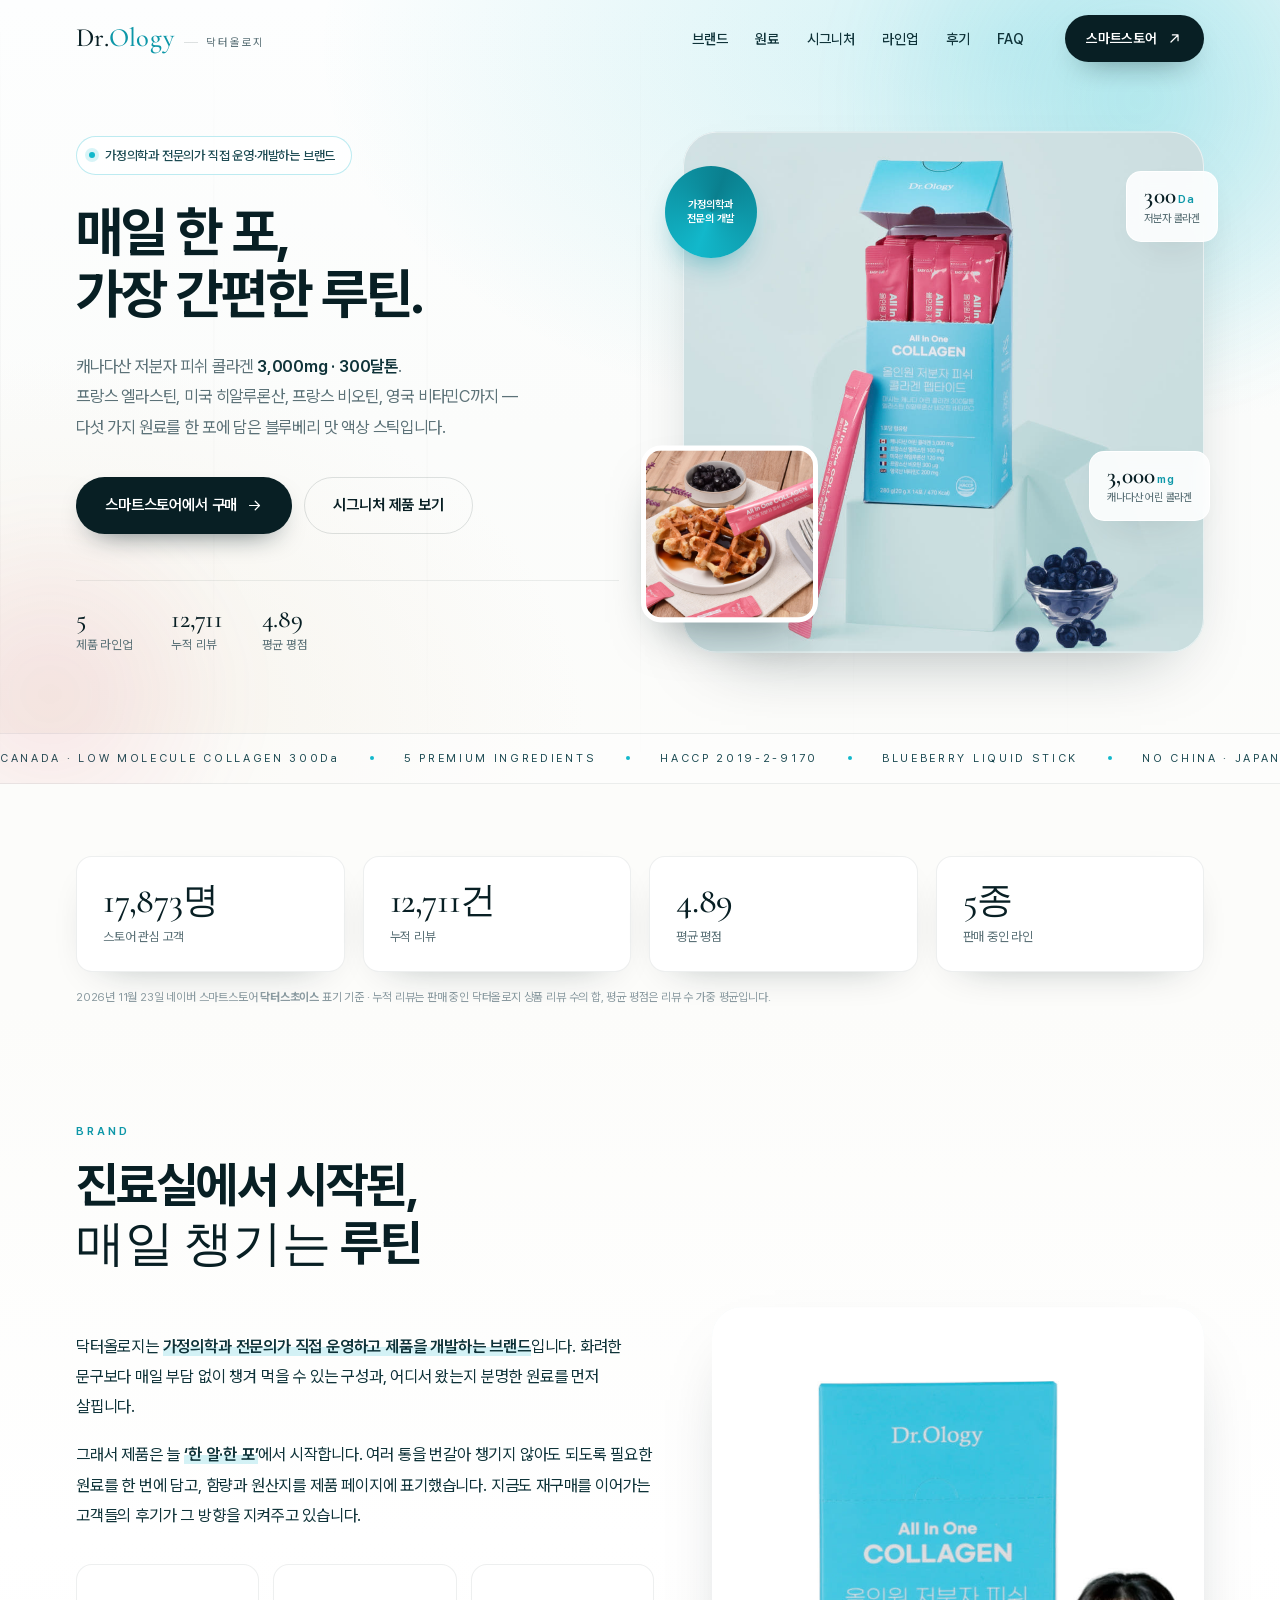
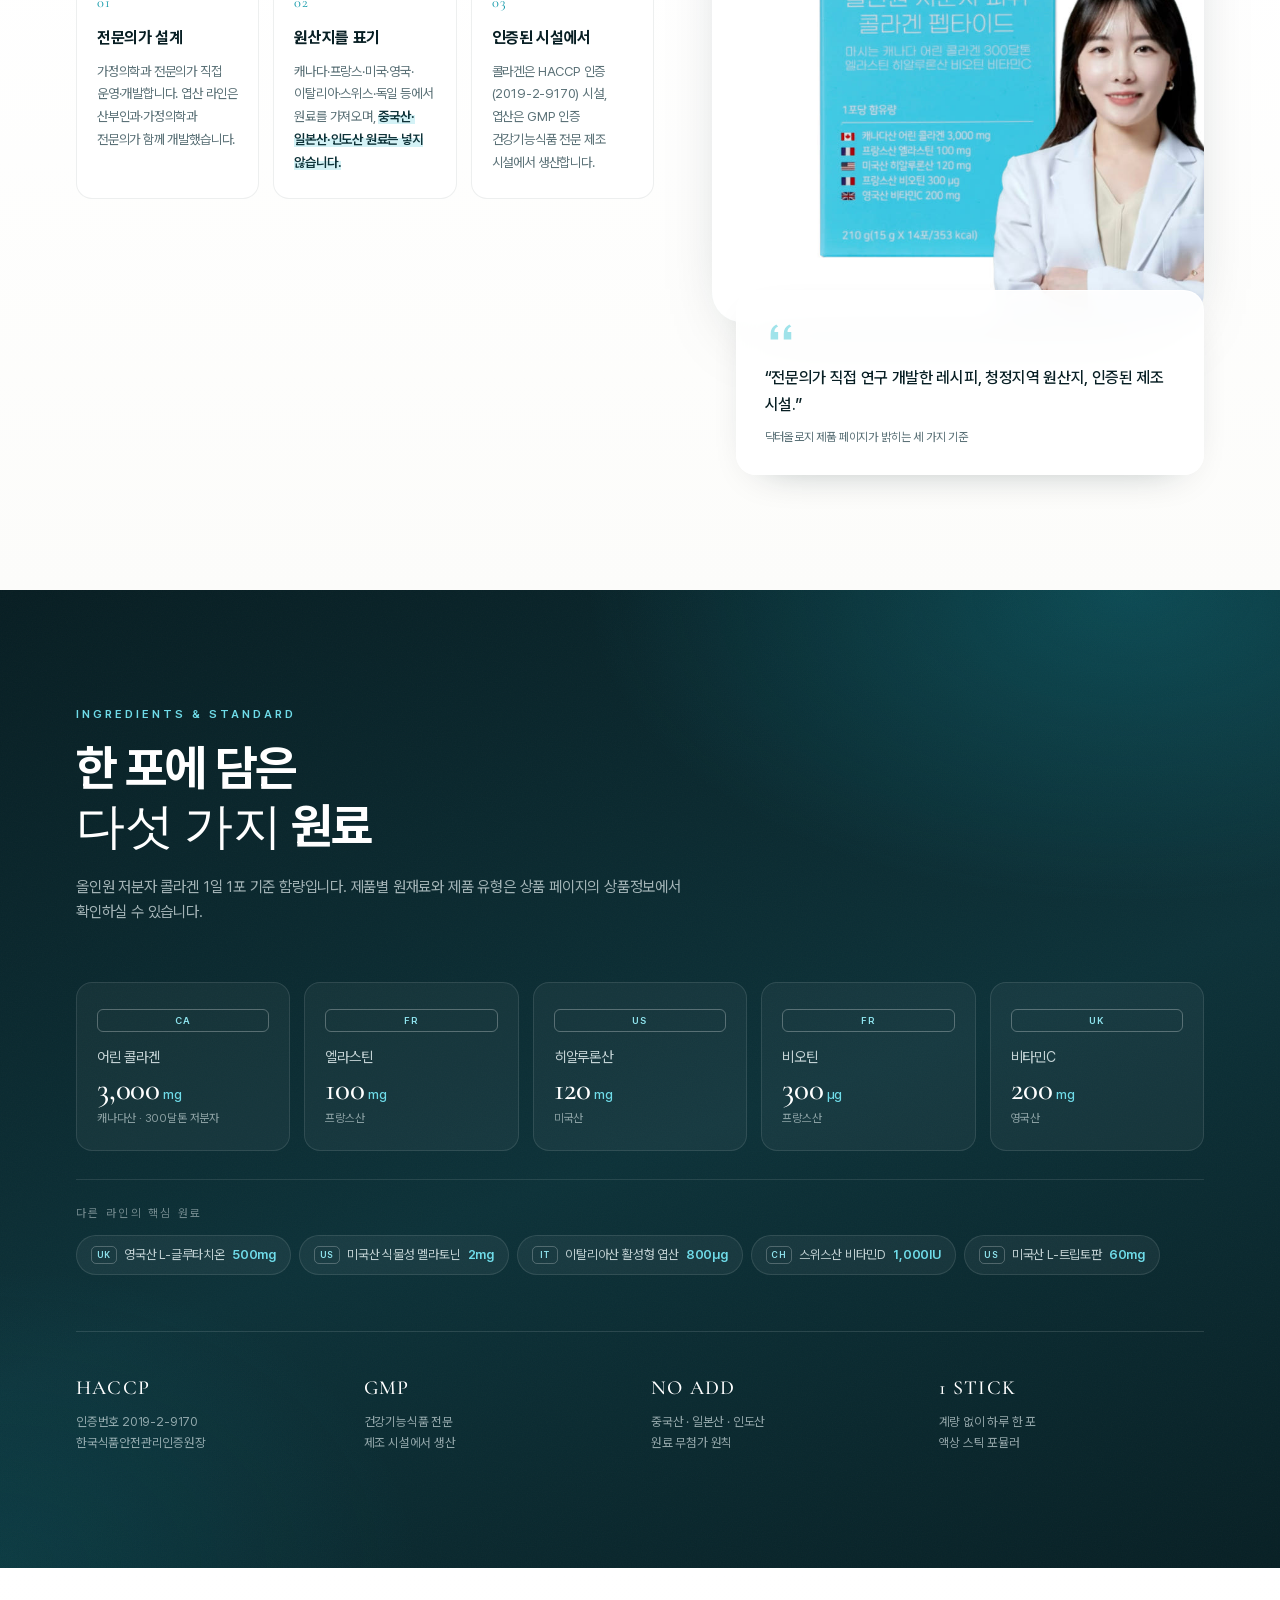
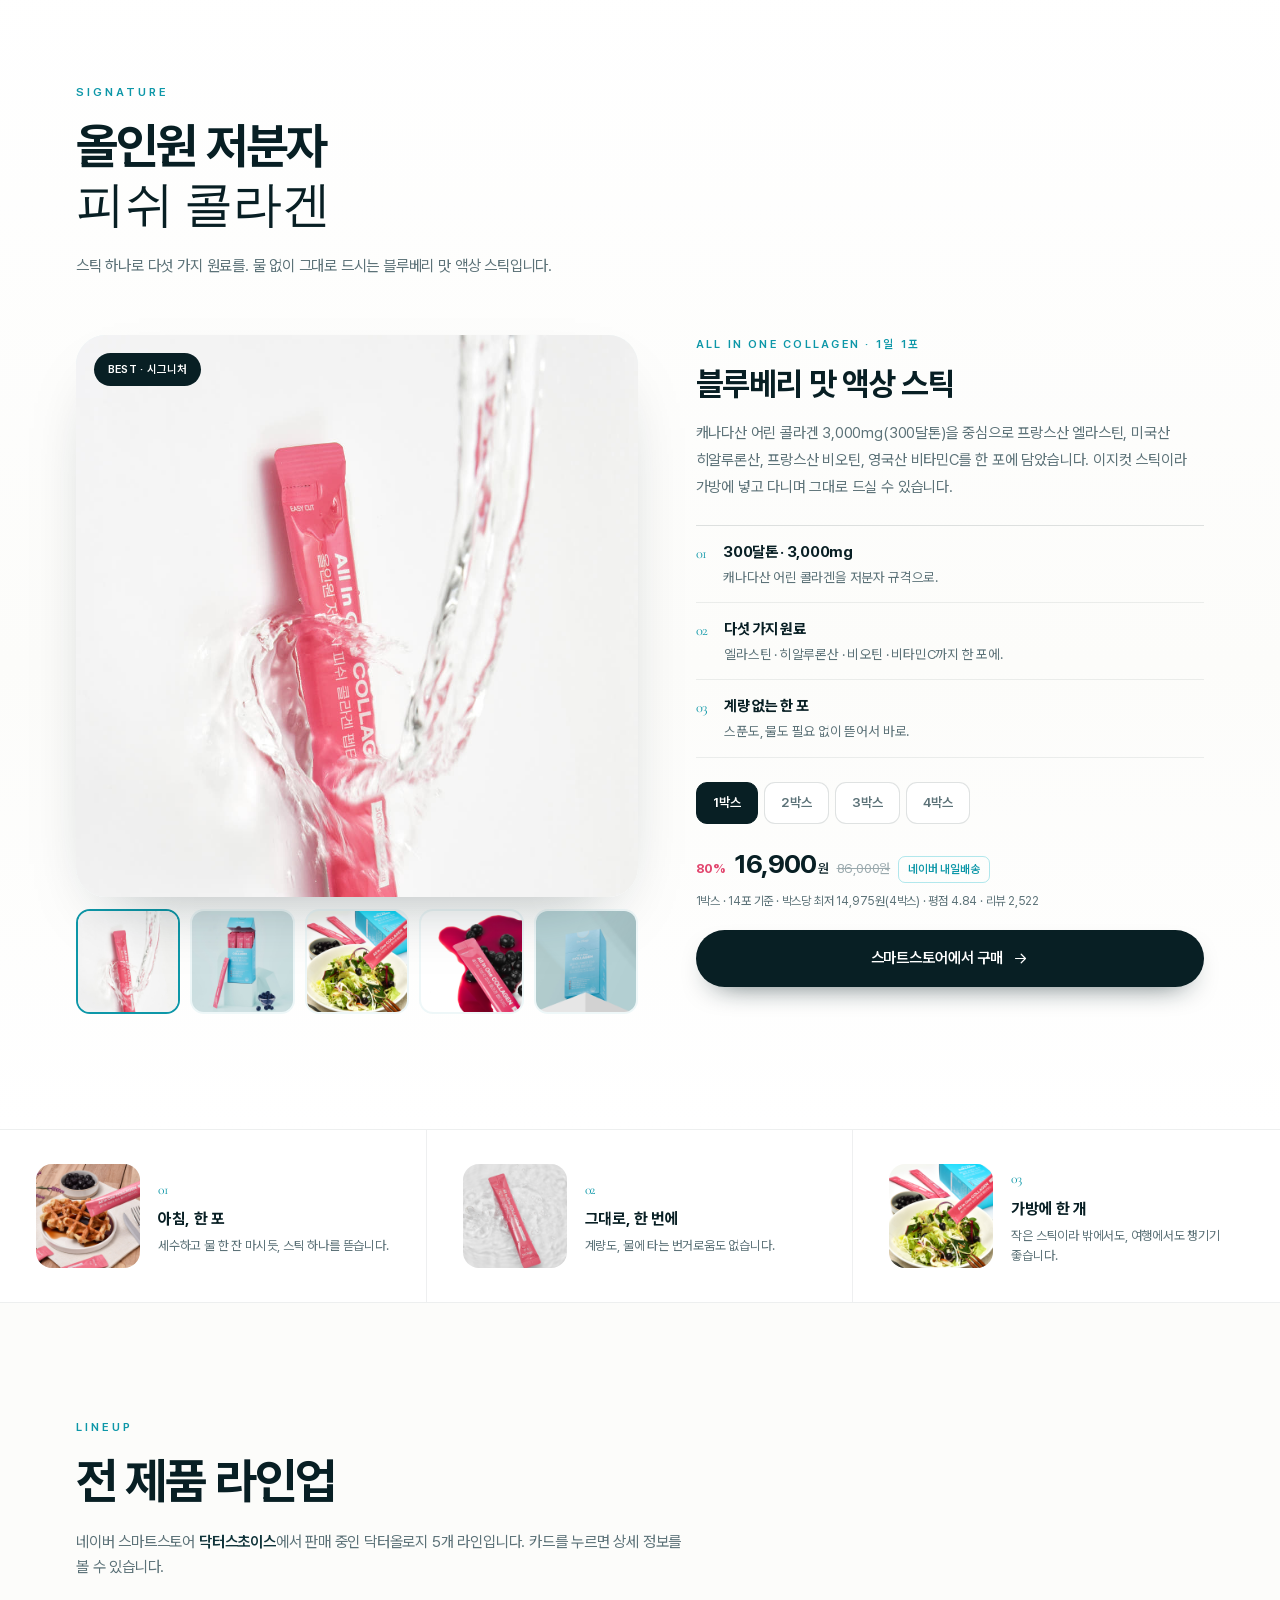
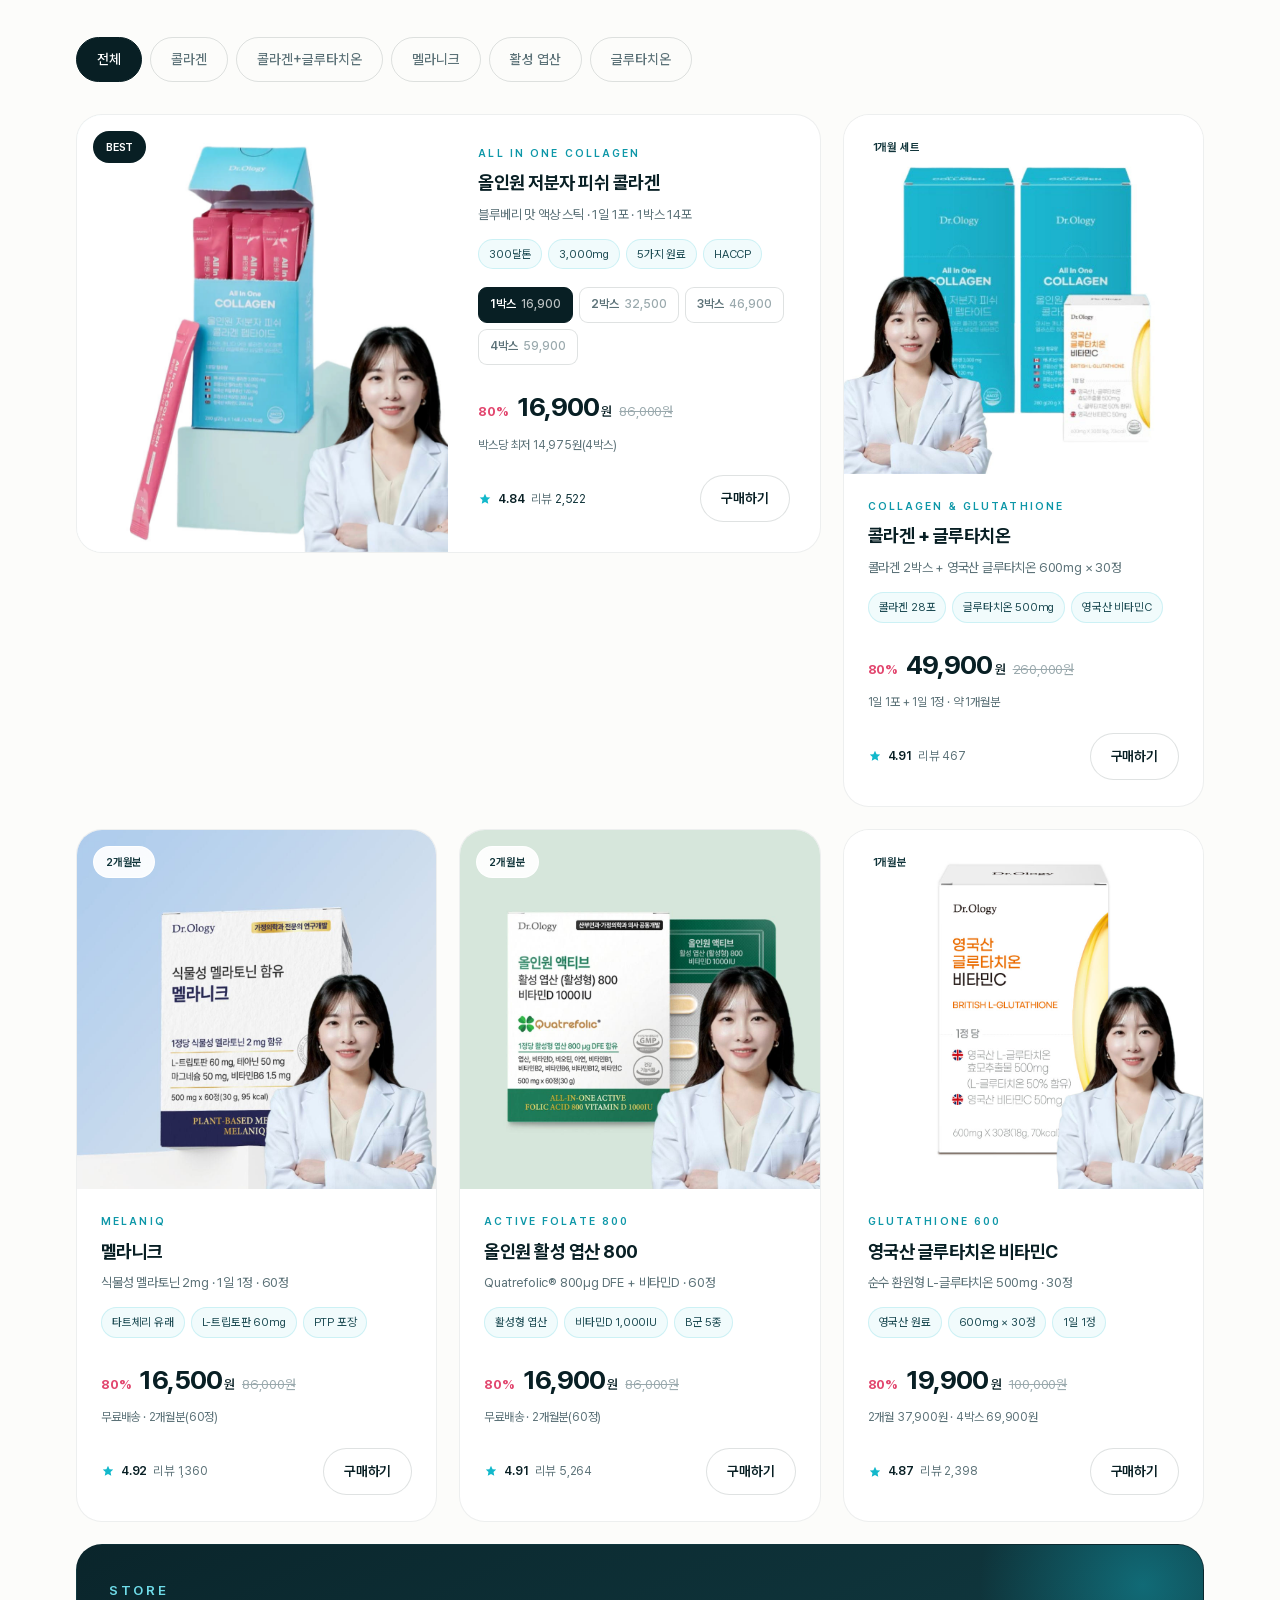
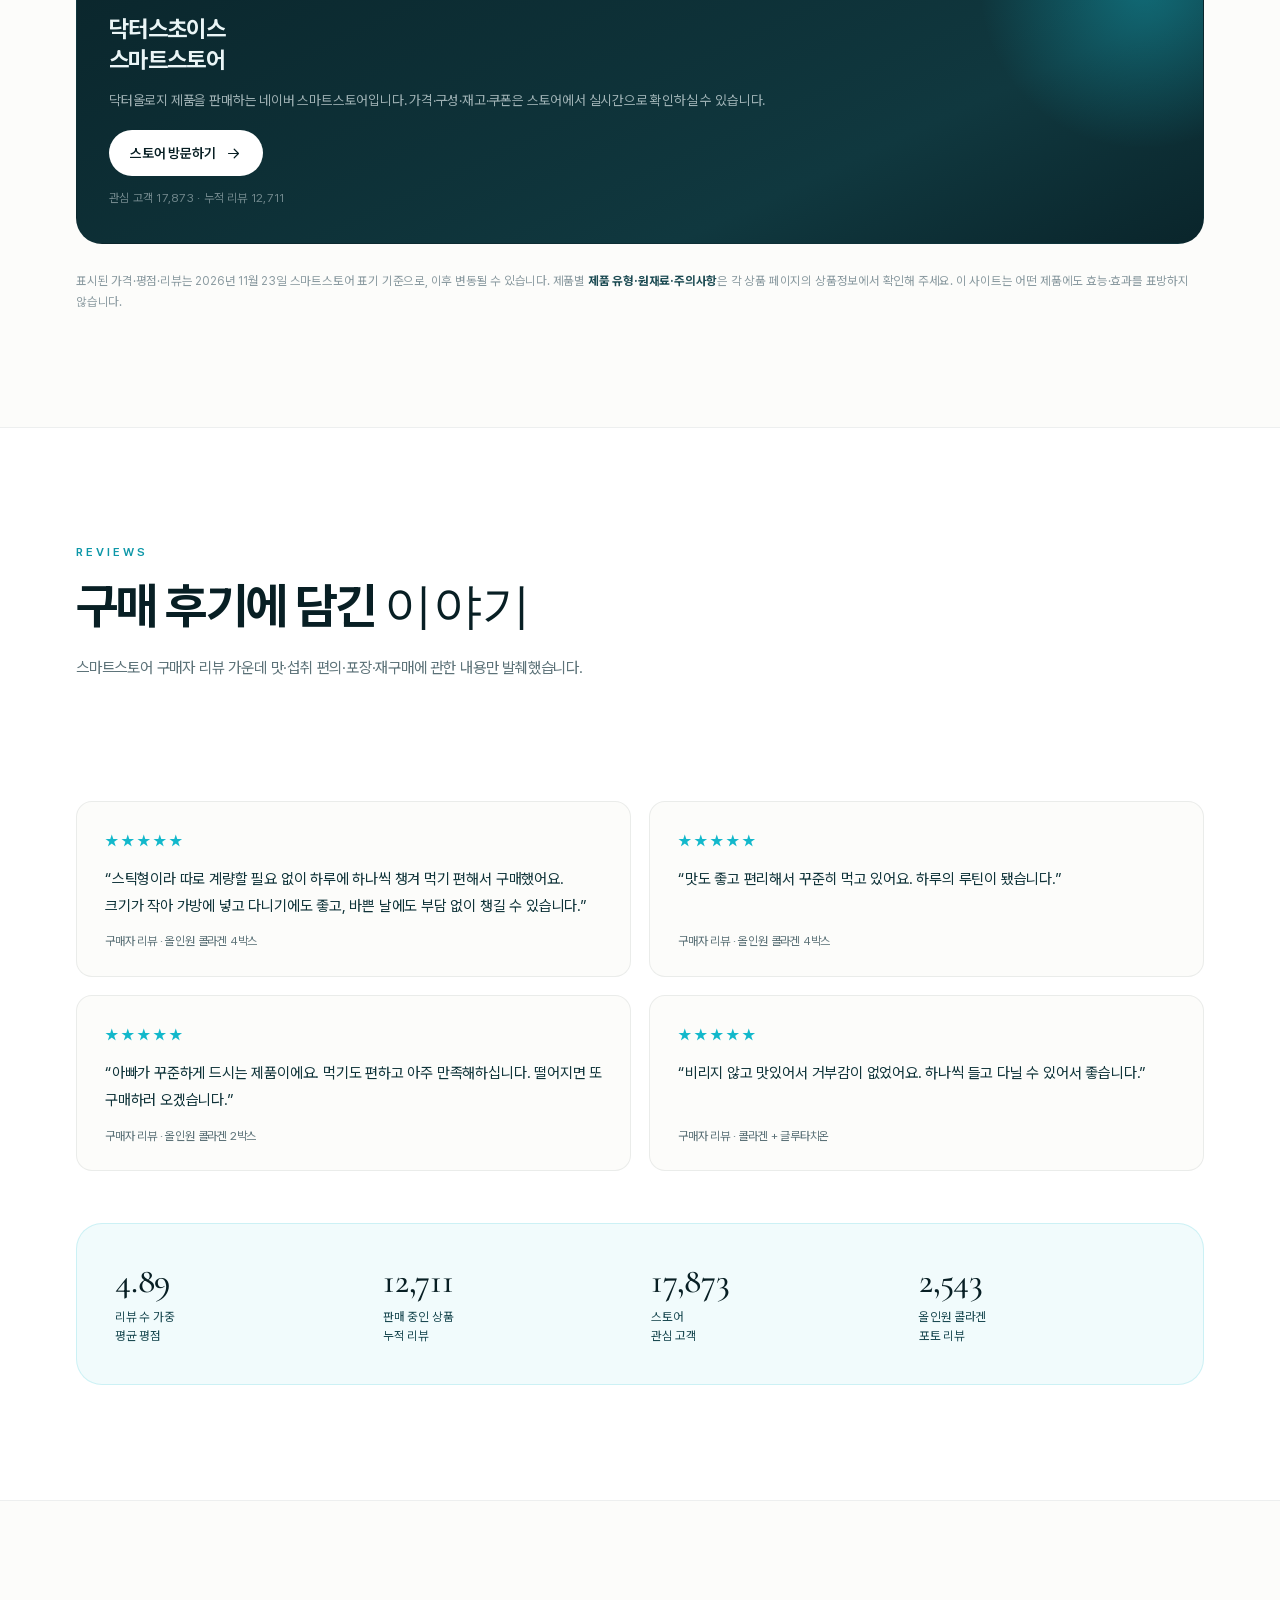
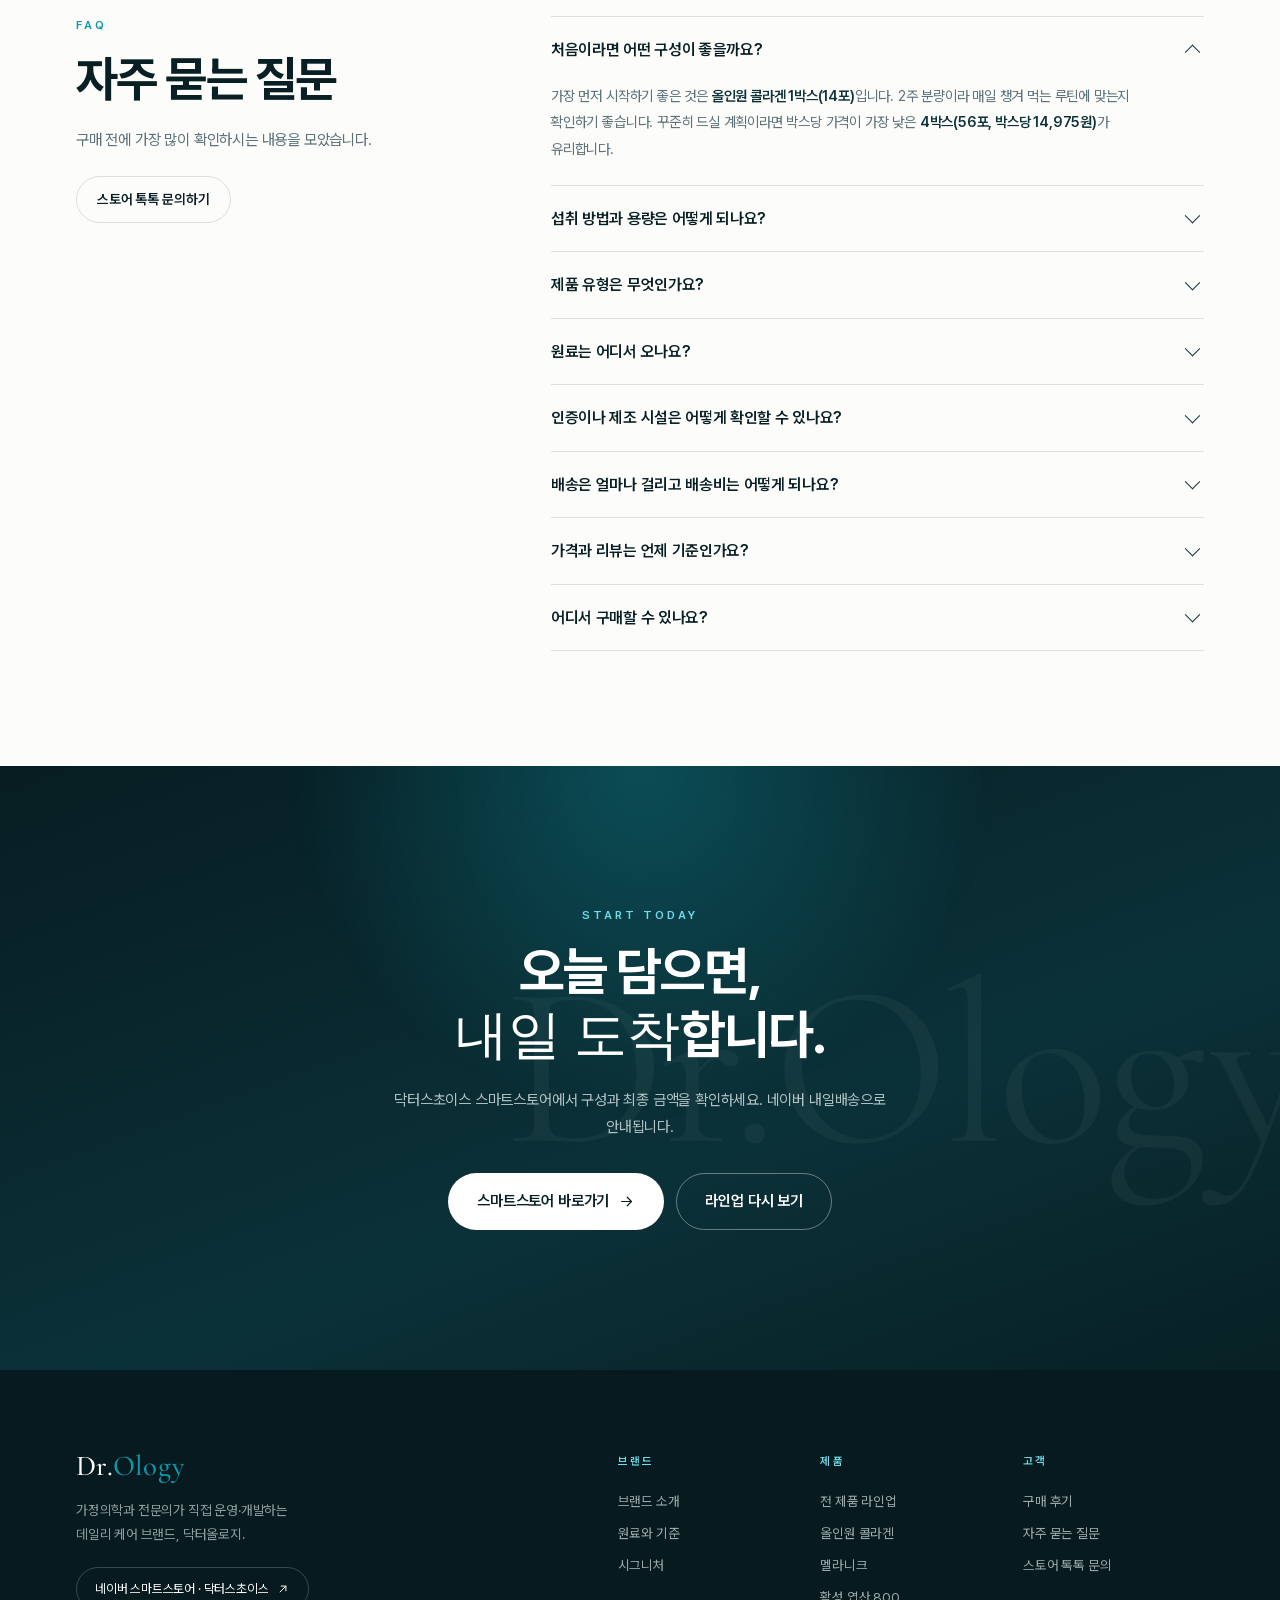
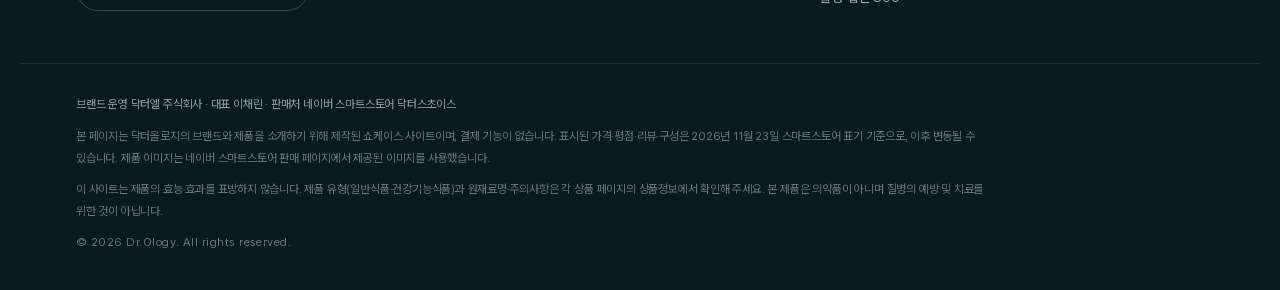
<file: index.html>
<!DOCTYPE html>
<html lang="ko">
<head>
<meta charset="utf-8">
<meta name="viewport" content="width=device-width, initial-scale=1">
<title>Dr.Ology 닥터올로지 — 매일 한 포, 가장 간편한 루틴</title>
<meta name="description" content="가정의학과 전문의가 직접 운영·개발하는 닥터올로지. 캐나다산 저분자 피쉬 콜라겐 3,000mg(300달톤)과 프랑스 엘라스틴·미국 히알루론산·영국 비타민C를 한 포에 담은 블루베리 맛 액상 스틱. 전 제품 라인업과 원료·구매 안내.">
<meta property="og:title" content="Dr.Ology 닥터올로지 — 매일 한 포, 가장 간편한 루틴">
<meta property="og:description" content="캐나다산 300달톤 저분자 콜라겐 3,000mg, 다섯 가지 원료를 한 포에. 닥터올로지 라인업을 만나보세요.">
<meta property="og:type" content="website">
<meta property="og:url" content="https://drology.github.io/">
<meta property="og:image" content="https://drology.github.io/assets/p-collagen-1.jpg">
<link rel="canonical" href="https://drology.github.io/">
<meta name="theme-color" content="#081f24">
<link rel="preload" as="image" href="assets/hero-open.png">
<link rel="stylesheet" href="fonts.css">
<link rel="stylesheet" href="styles.css">
<script>
  // Progressive enhancement: hide-then-reveal only when animation is available.
  if ('IntersectionObserver' in window && !window.matchMedia('(prefers-reduced-motion: reduce)').matches) {
    document.documentElement.classList.add('motion');
  }
</script>
</head>
<body>

<a class="skip-link" href="#main">본문으로 바로가기</a>
<div class="progress" id="progress" aria-hidden="true"><span></span></div>

<header class="site-header" id="siteHeader">
  <div class="header-inner">
    <a class="brand" href="#top" aria-label="닥터올로지 홈">
      <span class="brand-mark">Dr.<em>Ology</em></span>
      <span class="brand-sub">닥터올로지</span>
    </a>
    <nav class="nav" id="nav" aria-label="주요 메뉴">
      <a href="#philosophy">브랜드</a>
      <a href="#ingredients">원료</a>
      <a href="#signature">시그니처</a>
      <a href="#lineup">라인업</a>
      <a href="#reviews">후기</a>
      <a href="#faq">FAQ</a>
    </nav>
    <a class="btn btn-dark btn-sm header-cta" href="https://smartstore.naver.com/drchoice" target="_blank" rel="noopener">
      스마트스토어
      <svg viewBox="0 0 24 24" aria-hidden="true"><path d="M7 17 17 7M9 7h8v8"/></svg>
    </a>
    <button class="menu-toggle" id="menuToggle" aria-label="메뉴 열기" aria-expanded="false" aria-controls="nav">
      <span></span><span></span>
    </button>
  </div>
</header>

<main id="main">

  <!-- ============================= HERO ============================= -->
  <section class="hero" id="top">
    <div class="hero-bg" aria-hidden="true">
      <span class="blob blob-1"></span>
      <span class="blob blob-2"></span>
      <span class="grid-lines"></span>
    </div>

    <div class="container hero-grid">
      <div class="hero-copy">
        <p class="eyebrow reveal">
          <span class="dot"></span>
          가정의학과 전문의가 직접 운영·개발하는 브랜드
        </p>
        <h1 class="hero-title reveal" data-delay="1">
          매일 한 포,<br>
          <span class="nowrap">가장 간편한 루틴.</span>
        </h1>
        <p class="hero-lead reveal" data-delay="2">
          캐나다산 저분자 피쉬 콜라겐 <strong>3,000mg · 300달톤</strong>.<br>
          프랑스 엘라스틴, 미국 히알루론산, 프랑스 비오틴, 영국 비타민C까지 —<br class="pc">
          다섯 가지 원료를 한 포에 담은 블루베리 맛 액상 스틱입니다.
        </p>
        <div class="hero-actions reveal" data-delay="3">
          <a class="btn btn-dark" href="https://smartstore.naver.com/drchoice" target="_blank" rel="noopener">
            스마트스토어에서 구매
            <svg viewBox="0 0 24 24" aria-hidden="true"><path d="M5 12h14M13 6l6 6-6 6"/></svg>
          </a>
          <a class="btn btn-ghost" href="#signature">시그니처 제품 보기</a>
        </div>
        <ul class="hero-meta reveal" data-delay="4">
          <li><strong>5</strong><span>제품 라인업</span></li>
          <li><strong>12,711</strong><span>누적 리뷰</span></li>
          <li><strong>4.89</strong><span>평균 평점</span></li>
        </ul>
      </div>

      <div class="hero-visual reveal" data-delay="2">
        <figure class="hero-main parallax" data-speed="0.06">
          <img src="assets/hero-open.png" alt="닥터올로지 올인원 콜라겐 박스와 블루베리, 액상 스틱" width="1000" height="1000" fetchpriority="high">
        </figure>
        <figure class="hero-sub parallax" data-speed="-0.03">
          <img src="assets/life-waffle.png" alt="와플과 함께 놓인 닥터올로지 콜라겐 스틱" width="1000" height="1000">
        </figure>
        <div class="float-card fc-1">
          <span class="fc-num">300<em>Da</em></span>
          <span class="fc-label">저분자 콜라겐</span>
        </div>
        <div class="float-card fc-2">
          <span class="fc-num">3,000<em>mg</em></span>
          <span class="fc-label">캐나다산 어린 콜라겐</span>
        </div>
        <div class="hero-seal">
          <span>가정의학과<br>전문의 개발</span>
        </div>
      </div>
    </div>

    <div class="hero-strip" aria-hidden="true">
      <div class="strip-track">
        <span>CANADA · LOW MOLECULE COLLAGEN 300Da</span><i></i>
        <span>5 PREMIUM INGREDIENTS</span><i></i>
        <span>HACCP 2019-2-9170</span><i></i>
        <span>BLUEBERRY LIQUID STICK</span><i></i>
        <span>NO CHINA · JAPAN · INDIA RAW MATERIAL</span><i></i>
        <span>CANADA · LOW MOLECULE COLLAGEN 300Da</span><i></i>
        <span>5 PREMIUM INGREDIENTS</span><i></i>
        <span>HACCP 2019-2-9170</span><i></i>
        <span>BLUEBERRY LIQUID STICK</span><i></i>
        <span>NO CHINA · JAPAN · INDIA RAW MATERIAL</span><i></i>
      </div>
    </div>
  </section>

  <!-- ============================= STATS ============================= -->
  <section class="stats" aria-label="스토어 지표">
    <div class="container stats-grid">
      <div class="stat reveal">
        <span class="stat-num" data-count="17873" data-comma="1" data-suffix="명">17,873명</span>
        <span class="stat-label">스토어 관심 고객</span>
      </div>
      <div class="stat reveal" data-delay="1">
        <span class="stat-num" data-count="12711" data-comma="1" data-suffix="건">12,711건</span>
        <span class="stat-label">누적 리뷰</span>
      </div>
      <div class="stat reveal" data-delay="2">
        <span class="stat-num" data-count="4.89" data-decimal="2">4.89</span>
        <span class="stat-label">평균 평점</span>
      </div>
      <div class="stat reveal" data-delay="3">
        <span class="stat-num" data-count="5" data-suffix="종">5종</span>
        <span class="stat-label">판매 중인 라인</span>
      </div>
    </div>
    <p class="container stats-note">2026년 11월 23일 네이버 스마트스토어 <strong>닥터스초이스</strong> 표기 기준 · 누적 리뷰는 판매 중인 닥터올로지 상품 리뷰 수의 합, 평균 평점은 리뷰 수 가중 평균입니다.</p>
  </section>

  <!-- ============================= PHILOSOPHY ============================= -->
  <section class="section philosophy" id="philosophy">
    <div class="container">
      <div class="section-head reveal">
        <p class="section-label">BRAND</p>
        <h2 class="section-title">진료실에서 시작된,<br><span class="serif">매일 챙기는</span> 루틴</h2>
      </div>

      <div class="philosophy-grid">
        <div class="philosophy-lead reveal">
          <p>
            닥터올로지는 <strong>가정의학과 전문의가 직접 운영하고 제품을 개발하는 브랜드</strong>입니다.
            화려한 문구보다 매일 부담 없이 챙겨 먹을 수 있는 구성과,
            어디서 왔는지 분명한 원료를 먼저 살핍니다.
          </p>
          <p>
            그래서 제품은 늘 <strong>‘한 알·한 포’</strong>에서 시작합니다. 여러 통을 번갈아 챙기지 않아도 되도록
            필요한 원료를 한 번에 담고, 함량과 원산지를 제품 페이지에 표기했습니다.
            지금도 재구매를 이어가는 고객들의 후기가 그 방향을 지켜주고 있습니다.
          </p>
          <div class="pillar-grid">
            <article class="pillar reveal">
              <span class="pillar-num">01</span>
              <h3>전문의가 설계</h3>
              <p>가정의학과 전문의가 직접 운영·개발합니다. 엽산 라인은 산부인과·가정의학과 전문의가 함께 개발했습니다.</p>
            </article>
            <article class="pillar reveal" data-delay="1">
              <span class="pillar-num">02</span>
              <h3>원산지를 표기</h3>
              <p>캐나다·프랑스·미국·영국·이탈리아·스위스·독일 등에서 원료를 가져오며, <strong>중국산·일본산·인도산 원료는 넣지 않습니다.</strong></p>
            </article>
            <article class="pillar reveal" data-delay="2">
              <span class="pillar-num">03</span>
              <h3>인증된 시설에서</h3>
              <p>콜라겐은 HACCP 인증(2019-2-9170) 시설, 엽산은 GMP 인증 건강기능식품 전문 제조 시설에서 생산합니다.</p>
            </article>
          </div>
        </div>

        <div class="philosophy-visual reveal" data-delay="1">
          <figure class="philo-photo parallax" data-speed="0.04">
            <img src="assets/model-box.png" alt="닥터올로지 올인원 콜라겐 210g 제품을 든 모습" width="1000" height="1000" loading="lazy">
          </figure>
          <blockquote class="philo-quote">
            <svg class="quote-mark" viewBox="0 0 48 48" aria-hidden="true"><path d="M18 12c-6 3-9 8-9 15v9h12V24h-6c0-4 1.6-7 6-9l-3-3zm21 0c-6 3-9 8-9 15v9h12V24h-6c0-4 1.6-7 6-9l-3-3z"/></svg>
            <p>“전문의가 직접 연구 개발한 레시피, 청정지역 원산지, 인증된 제조 시설.”</p>
            <cite>닥터올로지 제품 페이지가 밝히는 세 가지 기준</cite>
          </blockquote>
        </div>
      </div>
    </div>
  </section>

  <!-- ============================= INGREDIENTS ============================= -->
  <section class="section ingredients" id="ingredients">
    <div class="container">
      <div class="section-head light reveal">
        <p class="section-label">INGREDIENTS &amp; STANDARD</p>
        <h2 class="section-title">한 포에 담은<br><span class="serif">다섯 가지</span> 원료</h2>
        <p class="section-desc">올인원 저분자 콜라겐 1일 1포 기준 함량입니다. 제품별 원재료와 제품 유형은 상품 페이지의 상품정보에서 확인하실 수 있습니다.</p>
      </div>

      <ul class="ingredient-grid">
        <li class="ingredient reveal">
          <span class="flag">CA</span>
          <span class="ing-name">어린 콜라겐</span>
          <span class="ing-amount">3,000<em>mg</em></span>
          <span class="ing-origin">캐나다산 · 300달톤 저분자</span>
        </li>
        <li class="ingredient reveal" data-delay="1">
          <span class="flag">FR</span>
          <span class="ing-name">엘라스틴</span>
          <span class="ing-amount">100<em>mg</em></span>
          <span class="ing-origin">프랑스산</span>
        </li>
        <li class="ingredient reveal" data-delay="2">
          <span class="flag">US</span>
          <span class="ing-name">히알루론산</span>
          <span class="ing-amount">120<em>mg</em></span>
          <span class="ing-origin">미국산</span>
        </li>
        <li class="ingredient reveal" data-delay="3">
          <span class="flag">FR</span>
          <span class="ing-name">비오틴</span>
          <span class="ing-amount">300<em>µg</em></span>
          <span class="ing-origin">프랑스산</span>
        </li>
        <li class="ingredient reveal" data-delay="4">
          <span class="flag">UK</span>
          <span class="ing-name">비타민C</span>
          <span class="ing-amount">200<em>mg</em></span>
          <span class="ing-origin">영국산</span>
        </li>
      </ul>

      <div class="ing-more reveal">
        <p class="ing-more-label">다른 라인의 핵심 원료</p>
        <ul>
          <li><span class="flag-xs">UK</span> 영국산 L-글루타치온 <em>500mg</em></li>
          <li><span class="flag-xs">US</span> 미국산 식물성 멜라토닌 <em>2mg</em></li>
          <li><span class="flag-xs">IT</span> 이탈리아산 활성형 엽산 <em>800µg</em></li>
          <li><span class="flag-xs">CH</span> 스위스산 비타민D <em>1,000IU</em></li>
          <li><span class="flag-xs">US</span> 미국산 L-트립토판 <em>60mg</em></li>
        </ul>
      </div>

      <div class="standard-row">
        <div class="standard reveal">
          <strong>HACCP</strong>
          <span>인증번호 2019-2-9170<br>한국식품안전관리인증원장</span>
        </div>
        <div class="standard reveal" data-delay="1">
          <strong>GMP</strong>
          <span>건강기능식품 전문<br>제조 시설에서 생산</span>
        </div>
        <div class="standard reveal" data-delay="2">
          <strong>NO ADD</strong>
          <span>중국산 · 일본산 · 인도산<br>원료 무첨가 원칙</span>
        </div>
        <div class="standard reveal" data-delay="3">
          <strong>1 STICK</strong>
          <span>계량 없이 하루 한 포<br>액상 스틱 포뮬러</span>
        </div>
      </div>
    </div>
  </section>

  <!-- ============================= SIGNATURE ============================= -->
  <section class="section signature" id="signature">
    <div class="container">
      <div class="section-head reveal">
        <p class="section-label">SIGNATURE</p>
        <h2 class="section-title">올인원 저분자<br><span class="serif">피쉬 콜라겐</span></h2>
        <p class="section-desc">스틱 하나로 다섯 가지 원료를. 물 없이 그대로 드시는 블루베리 맛 액상 스틱입니다.</p>
      </div>

      <div class="sig-grid">
        <div class="sig-gallery reveal">
          <div class="sig-stage">
            <img id="sigImage" src="assets/hero-splash.png" alt="닥터올로지 콜라겐 액상 스틱" width="1000" height="1000">
            <span class="sig-tag">BEST · 시그니처</span>
          </div>
          <div class="sig-thumbs" role="tablist" aria-label="제품 이미지">
            <button class="is-active" role="tab" aria-selected="true" data-img="assets/hero-splash.png" data-alt="물과 함께 연출한 콜라겐 액상 스틱"><img src="assets/hero-splash.png" alt=""></button>
            <button role="tab" aria-selected="false" data-img="assets/hero-open.png" data-alt="콜라겐 박스와 블루베리"><img src="assets/hero-open.png" alt=""></button>
            <button role="tab" aria-selected="false" data-img="assets/life-salad.png" data-alt="샐러드와 함께 놓인 콜라겐 스틱"><img src="assets/life-salad.png" alt=""></button>
            <button role="tab" aria-selected="false" data-img="assets/blueberry.png" data-alt="블루베리와 콜라겐 스틱"><img src="assets/blueberry.png" alt=""></button>
            <button role="tab" aria-selected="false" data-img="assets/box-pedestal.png" data-alt="콜라겐 박스 패키지"><img src="assets/box-pedestal.png" alt=""></button>
          </div>
        </div>

        <div class="sig-copy reveal" data-delay="1">
          <p class="sig-kicker">All In One Collagen · 1일 1포</p>
          <h3 class="sig-name">블루베리 맛 액상 스틱</h3>
          <p class="sig-desc">
            캐나다산 어린 콜라겐 3,000mg(300달톤)을 중심으로 프랑스산 엘라스틴,
            미국산 히알루론산, 프랑스산 비오틴, 영국산 비타민C를 한 포에 담았습니다.
            이지컷 스틱이라 가방에 넣고 다니며 그대로 드실 수 있습니다.
          </p>

          <ul class="sig-features">
            <li><span>01</span><div><strong>300달톤 · 3,000mg</strong><p>캐나다산 어린 콜라겐을 저분자 규격으로.</p></div></li>
            <li><span>02</span><div><strong>다섯 가지 원료</strong><p>엘라스틴 · 히알루론산 · 비오틴 · 비타민C까지 한 포에.</p></div></li>
            <li><span>03</span><div><strong>계량 없는 한 포</strong><p>스푼도, 물도 필요 없이 뜯어서 바로.</p></div></li>
          </ul>

          <div class="sig-buy">
            <div class="pack-picker" role="group" aria-label="구성 선택">
              <button type="button" class="pack is-active" data-pack="1" data-price="16,900" data-orig="86,000" data-rate="80" data-unit="1박스 · 14포" data-review="2,522" data-stars="4.84" data-url="https://smartstore.naver.com/drchoice/products/9163172944">1박스</button>
              <button type="button" class="pack" data-pack="2" data-price="32,500" data-orig="54,800" data-rate="40" data-unit="2박스 · 28포" data-review="140" data-stars="4.83" data-url="https://smartstore.naver.com/drchoice/products/10535105718">2박스</button>
              <button type="button" class="pack" data-pack="3" data-price="46,900" data-orig="59,900" data-rate="21" data-unit="3박스 · 42포" data-review="70" data-stars="4.93" data-url="https://smartstore.naver.com/drchoice/products/10535116430">3박스</button>
              <button type="button" class="pack" data-pack="4" data-price="59,900" data-orig="99,000" data-rate="39" data-unit="4박스 · 56포" data-review="490" data-stars="4.76" data-url="https://smartstore.naver.com/drchoice/products/10535126953">4박스</button>
            </div>
            <div class="sig-price-row">
              <span class="rate" data-rate-label>80%</span>
              <span class="price">16,900<em>원</em></span>
              <span class="price-orig">86,000원</span>
              <span class="free-ship">네이버 내일배송</span>
            </div>
            <p class="unit-note"><span data-unit-label>1박스 · 14포</span> 기준 · 박스당 최저 14,975원(4박스) · 평점 <span data-stars-label>4.84</span> · 리뷰 <span data-review-label>2,522</span></p>
            <a class="btn btn-dark btn-block" data-store-link href="https://smartstore.naver.com/drchoice/products/9163172944" target="_blank" rel="noopener">
              스마트스토어에서 구매
              <svg viewBox="0 0 24 24" aria-hidden="true"><path d="M5 12h14M13 6l6 6-6 6"/></svg>
            </a>
          </div>
        </div>
      </div>
    </div>
  </section>

  <!-- ============================= ROUTINE BAND ============================= -->
  <section class="routine" aria-label="섭취 안내">
    <div class="routine-item reveal">
      <figure><img src="assets/life-waffle.png" alt="아침 식사와 함께 놓인 콜라겐 스틱" width="1000" height="1000" loading="lazy"></figure>
      <div>
        <span class="routine-num">01</span>
        <h3>아침, 한 포</h3>
        <p>세수하고 물 한 잔 마시듯, 스틱 하나를 뜯습니다.</p>
      </div>
    </div>
    <div class="routine-item reveal" data-delay="1">
      <figure><img src="assets/stick-water.png" alt="물병 옆에 놓인 콜라겐 스틱" width="1000" height="1000" loading="lazy"></figure>
      <div>
        <span class="routine-num">02</span>
        <h3>그대로, 한 번에</h3>
        <p>계량도, 물에 타는 번거로움도 없습니다.</p>
      </div>
    </div>
    <div class="routine-item reveal" data-delay="2">
      <figure><img src="assets/life-salad.png" alt="샐러드와 함께 놓인 콜라겐 스틱" width="1000" height="1000" loading="lazy"></figure>
      <div>
        <span class="routine-num">03</span>
        <h3>가방에 한 개</h3>
        <p>작은 스틱이라 밖에서도, 여행에서도 챙기기 좋습니다.</p>
      </div>
    </div>
  </section>

  <!-- ============================= LINEUP ============================= -->
  <section class="section lineup" id="lineup">
    <div class="container">
      <div class="section-head reveal">
        <p class="section-label">LINEUP</p>
        <h2 class="section-title">전 제품 라인업</h2>
        <p class="section-desc">네이버 스마트스토어 <strong>닥터스초이스</strong>에서 판매 중인 닥터올로지 5개 라인입니다. 카드를 누르면 상세 정보를 볼 수 있습니다.</p>
      </div>

      <div class="tabs reveal" role="tablist" aria-label="제품 카테고리">
        <button class="tab is-active" role="tab" aria-selected="true" data-filter="all">전체</button>
        <button class="tab" role="tab" aria-selected="false" data-filter="collagen">콜라겐</button>
        <button class="tab" role="tab" aria-selected="false" data-filter="set">콜라겐+글루타치온</button>
        <button class="tab" role="tab" aria-selected="false" data-filter="melaniq">멜라니크</button>
        <button class="tab" role="tab" aria-selected="false" data-filter="folate">활성 엽산</button>
        <button class="tab" role="tab" aria-selected="false" data-filter="glutathione">글루타치온</button>
      </div>

      <div class="product-grid">

        <!-- A. Collagen -->
        <article class="product product-wide reveal" data-cat="collagen" data-product="collagen">
          <div class="product-media">
            <span class="badge badge-best">BEST</span>
            <img src="assets/p-collagen-1.jpg" alt="닥터올로지 올인원 저분자 피쉬 콜라겐" width="1000" height="1000">
            <button class="product-more" type="button" data-open="collagen">상세 보기
              <svg viewBox="0 0 24 24" aria-hidden="true"><path d="M12 5v14M5 12h14"/></svg>
            </button>
          </div>
          <div class="product-body">
            <p class="product-kicker">All In One Collagen</p>
            <h3 class="product-name">올인원 저분자 피쉬 콜라겐</h3>
            <p class="product-line">블루베리 맛 액상 스틱 · 1일 1포 · 1박스 14포</p>
            <ul class="chips">
              <li>300달톤</li><li>3,000mg</li><li>5가지 원료</li><li>HACCP</li>
            </ul>
            <div class="mini-packs" role="group" aria-label="구성 선택">
              <button type="button" class="mini-pack is-active" data-price="16,900" data-orig="86,000" data-rate="80" data-review="2,522" data-stars="4.84" data-url="https://smartstore.naver.com/drchoice/products/9163172944">1박스 <em>16,900</em></button>
              <button type="button" class="mini-pack" data-price="32,500" data-orig="54,800" data-rate="40" data-review="140" data-stars="4.83" data-url="https://smartstore.naver.com/drchoice/products/10535105718">2박스 <em>32,500</em></button>
              <button type="button" class="mini-pack" data-price="46,900" data-orig="59,900" data-rate="21" data-review="70" data-stars="4.93" data-url="https://smartstore.naver.com/drchoice/products/10535116430">3박스 <em>46,900</em></button>
              <button type="button" class="mini-pack" data-price="59,900" data-orig="99,000" data-rate="39" data-review="490" data-stars="4.76" data-url="https://smartstore.naver.com/drchoice/products/10535126953">4박스 <em>59,900</em></button>
            </div>
            <div class="price-row">
              <span class="rate" data-rate-label>80%</span>
              <span class="price">16,900<em>원</em></span>
              <span class="price-orig">86,000원</span>
            </div>
            <p class="unit-note">박스당 최저 14,975원(4박스)</p>
            <div class="product-foot">
              <span class="rating"><svg viewBox="0 0 24 24" aria-hidden="true"><path d="m12 3 2.7 5.9 6.3.7-4.7 4.3 1.3 6.1L12 17l-5.6 3 1.3-6.1L3 9.6l6.3-.7L12 3z"/></svg><strong data-stars-label>4.84</strong><span>리뷰 <span data-review-label>2,522</span></span></span>
              <a class="btn btn-line btn-sm" data-store-link href="https://smartstore.naver.com/drchoice/products/9163172944" target="_blank" rel="noopener">구매하기</a>
            </div>
          </div>
        </article>

        <!-- B. Set -->
        <article class="product reveal" data-cat="set" data-product="set" data-delay="1">
          <div class="product-media tint-mint">
            <span class="badge">1개월 세트</span>
            <img src="assets/p-set.jpg" alt="닥터올로지 콜라겐 & 글루타치온 세트" width="1000" height="1000" loading="lazy">
            <button class="product-more" type="button" data-open="set">상세 보기
              <svg viewBox="0 0 24 24" aria-hidden="true"><path d="M12 5v14M5 12h14"/></svg>
            </button>
          </div>
          <div class="product-body">
            <p class="product-kicker">Collagen &amp; Glutathione</p>
            <h3 class="product-name">콜라겐 + 글루타치온</h3>
            <p class="product-line">콜라겐 2박스 + 영국산 글루타치온 600mg × 30정</p>
            <ul class="chips"><li>콜라겐 28포</li><li>글루타치온 500mg</li><li>영국산 비타민C</li></ul>
            <div class="price-row">
              <span class="rate">80%</span>
              <span class="price">49,900<em>원</em></span>
              <span class="price-orig">260,000원</span>
            </div>
            <p class="unit-note">1일 1포 + 1일 1정 · 약 1개월분</p>
            <div class="product-foot">
              <span class="rating"><svg viewBox="0 0 24 24" aria-hidden="true"><path d="m12 3 2.7 5.9 6.3.7-4.7 4.3 1.3 6.1L12 17l-5.6 3 1.3-6.1L3 9.6l6.3-.7L12 3z"/></svg><strong>4.91</strong><span>리뷰 467</span></span>
              <a class="btn btn-line btn-sm" href="https://smartstore.naver.com/drchoice/products/10019764450" target="_blank" rel="noopener">구매하기</a>
            </div>
          </div>
        </article>

        <!-- C. Melatonin -->
        <article class="product reveal" data-cat="melaniq" data-product="melaniq" data-delay="2">
          <div class="product-media tint-navy">
            <span class="badge">2개월분</span>
            <img src="assets/p-melatonin.jpg" alt="닥터올로지 멜라니크 식물성 멜라토닌" width="1000" height="1000" loading="lazy">
            <button class="product-more" type="button" data-open="melaniq">상세 보기
              <svg viewBox="0 0 24 24" aria-hidden="true"><path d="M12 5v14M5 12h14"/></svg>
            </button>
          </div>
          <div class="product-body">
            <p class="product-kicker">Melaniq</p>
            <h3 class="product-name">멜라니크</h3>
            <p class="product-line">식물성 멜라토닌 2mg · 1일 1정 · 60정</p>
            <ul class="chips"><li>타트체리 유래</li><li>L-트립토판 60mg</li><li>PTP 포장</li></ul>
            <div class="price-row">
              <span class="rate">80%</span>
              <span class="price">16,500<em>원</em></span>
              <span class="price-orig">86,000원</span>
            </div>
            <p class="unit-note">무료배송 · 2개월분(60정)</p>
            <div class="product-foot">
              <span class="rating"><svg viewBox="0 0 24 24" aria-hidden="true"><path d="m12 3 2.7 5.9 6.3.7-4.7 4.3 1.3 6.1L12 17l-5.6 3 1.3-6.1L3 9.6l6.3-.7L12 3z"/></svg><strong>4.92</strong><span>리뷰 1,360</span></span>
              <a class="btn btn-line btn-sm" href="https://smartstore.naver.com/drchoice/products/13142127079" target="_blank" rel="noopener">구매하기</a>
            </div>
          </div>
        </article>

        <!-- D. Folate -->
        <article class="product reveal" data-cat="folate" data-product="folate" data-delay="3">
          <div class="product-media tint-green">
            <span class="badge">2개월분</span>
            <img src="assets/p-folate.jpg" alt="닥터올로지 올인원 활성 엽산 800 비타민D" width="1000" height="1000" loading="lazy">
            <button class="product-more" type="button" data-open="folate">상세 보기
              <svg viewBox="0 0 24 24" aria-hidden="true"><path d="M12 5v14M5 12h14"/></svg>
            </button>
          </div>
          <div class="product-body">
            <p class="product-kicker">Active Folate 800</p>
            <h3 class="product-name">올인원 활성 엽산 800</h3>
            <p class="product-line">Quatrefolic® 800µg DFE + 비타민D · 60정</p>
            <ul class="chips"><li>활성형 엽산</li><li>비타민D 1,000IU</li><li>B군 5종</li></ul>
            <div class="price-row">
              <span class="rate">80%</span>
              <span class="price">16,900<em>원</em></span>
              <span class="price-orig">86,000원</span>
            </div>
            <p class="unit-note">무료배송 · 2개월분(60정)</p>
            <div class="product-foot">
              <span class="rating"><svg viewBox="0 0 24 24" aria-hidden="true"><path d="m12 3 2.7 5.9 6.3.7-4.7 4.3 1.3 6.1L12 17l-5.6 3 1.3-6.1L3 9.6l6.3-.7L12 3z"/></svg><strong>4.91</strong><span>리뷰 5,264</span></span>
              <a class="btn btn-line btn-sm" href="https://smartstore.naver.com/drchoice/products/11665105278" target="_blank" rel="noopener">구매하기</a>
            </div>
          </div>
        </article>

        <!-- E. Glutathione -->
        <article class="product reveal" data-cat="glutathione" data-product="glutathione" data-delay="4">
          <div class="product-media tint-sand">
            <span class="badge">1개월분</span>
            <img src="assets/p-glutathione.jpg" alt="닥터올로지 영국산 글루타치온 비타민C" width="1000" height="1000" loading="lazy">
            <button class="product-more" type="button" data-open="glutathione">상세 보기
              <svg viewBox="0 0 24 24" aria-hidden="true"><path d="M12 5v14M5 12h14"/></svg>
            </button>
          </div>
          <div class="product-body">
            <p class="product-kicker">Glutathione 600</p>
            <h3 class="product-name">영국산 글루타치온 비타민C</h3>
            <p class="product-line">순수 환원형 L-글루타치온 500mg · 30정</p>
            <ul class="chips"><li>영국산 원료</li><li>600mg × 30정</li><li>1일 1정</li></ul>
            <div class="price-row">
              <span class="rate">80%</span>
              <span class="price">19,900<em>원</em></span>
              <span class="price-orig">100,000원</span>
            </div>
            <p class="unit-note">2개월 37,900원 · 4박스 69,900원</p>
            <div class="product-foot">
              <span class="rating"><svg viewBox="0 0 24 24" aria-hidden="true"><path d="m12 3 2.7 5.9 6.3.7-4.7 4.3 1.3 6.1L12 17l-5.6 3 1.3-6.1L3 9.6l6.3-.7L12 3z"/></svg><strong>4.87</strong><span>리뷰 2,398</span></span>
              <a class="btn btn-line btn-sm" href="https://smartstore.naver.com/drchoice/products/9478079588" target="_blank" rel="noopener">구매하기</a>
            </div>
          </div>
        </article>

        <!-- Store card -->
        <article class="product product-all reveal" data-cat="store" data-delay="6">
          <div class="product-all-inner">
            <p class="product-kicker">Store</p>
            <h3>닥터스초이스<br>스마트스토어</h3>
            <p>닥터올로지 제품을 판매하는 네이버 스마트스토어입니다. 가격·구성·재고·쿠폰은 스토어에서 실시간으로 확인하실 수 있습니다.</p>
            <a class="btn btn-light btn-sm" href="https://smartstore.naver.com/drchoice" target="_blank" rel="noopener">
              스토어 방문하기
              <svg viewBox="0 0 24 24" aria-hidden="true"><path d="M5 12h14M13 6l6 6-6 6"/></svg>
            </a>
            <p class="store-meta">관심 고객 17,873 · 누적 리뷰 12,711</p>
          </div>
        </article>

      </div>

      <p class="lineup-note reveal">
        표시된 가격·평점·리뷰는 2026년 11월 23일 스마트스토어 표기 기준으로, 이후 변동될 수 있습니다. 제품별 <strong>제품 유형·원재료·주의사항</strong>은 각 상품 페이지의 상품정보에서 확인해 주세요. 이 사이트는 어떤 제품에도 효능·효과를 표방하지 않습니다.
      </p>
    </div>
  </section>

  <!-- ============================= REVIEWS ============================= -->
  <section class="section reviews" id="reviews">
    <div class="container">
      <div class="section-head reveal">
        <p class="section-label">REVIEWS</p>
        <h2 class="section-title">구매 후기에 담긴 <span class="serif">이야기</span></h2>
        <p class="section-desc">스마트스토어 구매자 리뷰 가운데 맛·섭취 편의·포장·재구매에 관한 내용만 발췌했습니다.</p>
      </div>

      <div class="keyword-row reveal">
        <span class="kw-label">리뷰 키워드</span>
        <ul>
          <li>맛있어요</li>
          <li>먹기 편해요</li>
          <li>비린 맛이 없어요</li>
          <li>성분이 깔끔해요</li>
          <li>재구매했어요</li>
          <li>포장이 꼼꼼해요</li>
          <li>유통기한이 넉넉해요</li>
        </ul>
      </div>

      <div class="review-grid">
        <figure class="review reveal">
          <div class="stars" aria-label="5점">★★★★★</div>
          <blockquote>“스틱형이라 따로 계량할 필요 없이 하루에 하나씩 챙겨 먹기 편해서 구매했어요. 크기가 작아 가방에 넣고 다니기에도 좋고, 바쁜 날에도 부담 없이 챙길 수 있습니다.”</blockquote>
          <figcaption>구매자 리뷰 · 올인원 콜라겐 4박스</figcaption>
        </figure>
        <figure class="review reveal" data-delay="1">
          <div class="stars" aria-label="5점">★★★★★</div>
          <blockquote>“맛도 좋고 편리해서 꾸준히 먹고 있어요. 하루의 루틴이 됐습니다.”</blockquote>
          <figcaption>구매자 리뷰 · 올인원 콜라겐 4박스</figcaption>
        </figure>
        <figure class="review reveal" data-delay="2">
          <div class="stars" aria-label="5점">★★★★★</div>
          <blockquote>“아빠가 꾸준하게 드시는 제품이에요. 먹기도 편하고 아주 만족해하십니다. 떨어지면 또 구매하러 오겠습니다.”</blockquote>
          <figcaption>구매자 리뷰 · 올인원 콜라겐 2박스</figcaption>
        </figure>
        <figure class="review reveal" data-delay="3">
          <div class="stars" aria-label="5점">★★★★★</div>
          <blockquote>“비리지 않고 맛있어서 거부감이 없었어요. 하나씩 들고 다닐 수 있어서 좋습니다.”</blockquote>
          <figcaption>구매자 리뷰 · 콜라겐 + 글루타치온</figcaption>
        </figure>
      </div>

      <div class="review-summary reveal">
        <div class="rs-item">
          <span class="rs-num">4.89</span>
          <span class="rs-label">리뷰 수 가중<br>평균 평점</span>
        </div>
        <div class="rs-item">
          <span class="rs-num">12,711</span>
          <span class="rs-label">판매 중인 상품<br>누적 리뷰</span>
        </div>
        <div class="rs-item">
          <span class="rs-num">17,873</span>
          <span class="rs-label">스토어<br>관심 고객</span>
        </div>
        <div class="rs-item">
          <span class="rs-num">2,543</span>
          <span class="rs-label">올인원 콜라겐<br>포토 리뷰</span>
        </div>
      </div>
    </div>
  </section>

  <!-- ============================= FAQ ============================= -->
  <section class="section faq" id="faq">
    <div class="container faq-grid">
      <div class="faq-intro reveal">
        <p class="section-label">FAQ</p>
        <h2 class="section-title">자주 묻는 질문</h2>
        <p class="section-desc">구매 전에 가장 많이 확인하시는 내용을 모았습니다.</p>
        <a class="btn btn-ghost btn-sm" href="https://smartstore.naver.com/drchoice" target="_blank" rel="noopener">스토어 톡톡 문의하기</a>
      </div>

      <div class="faq-list reveal" data-delay="1">
        <details class="faq-item" open>
          <summary>처음이라면 어떤 구성이 좋을까요?</summary>
          <div class="faq-body">
            <p>가장 먼저 시작하기 좋은 것은 <strong>올인원 콜라겐 1박스(14포)</strong>입니다. 2주 분량이라 매일 챙겨 먹는 루틴에 맞는지 확인하기 좋습니다. 꾸준히 드실 계획이라면 박스당 가격이 가장 낮은 <strong>4박스(56포, 박스당 14,975원)</strong>가 유리합니다.</p>
          </div>
        </details>
        <details class="faq-item">
          <summary>섭취 방법과 용량은 어떻게 되나요?</summary>
          <div class="faq-body">
            <p>콜라겐은 <strong>1일 1포</strong>를 스틱 그대로 드시면 됩니다. 멜라니크와 활성 엽산은 <strong>1일 1정</strong>으로 각각 60정, 2개월분입니다. 글루타치온은 1일 1정(30정, 1개월분)입니다.</p>
          </div>
        </details>
        <details class="faq-item">
          <summary>제품 유형은 무엇인가요?</summary>
          <div class="faq-body">
            <p>콜라겐·글루타치온 라인은 상품정보에 <strong>‘일반식품’</strong>으로 표기되어 있습니다. 멜라니크·활성 엽산의 제품 유형과 원재료는 각 상품 페이지의 상품정보에서 확인하실 수 있습니다. 이 사이트는 어떤 제품에도 특정 기능성·효능을 표방하지 않습니다.</p>
          </div>
        </details>
        <details class="faq-item">
          <summary>원료는 어디서 오나요?</summary>
          <div class="faq-body">
            <p>콜라겐은 캐나다산 어린 콜라겐(300달톤, 3,000mg)을 비롯해 프랑스산 엘라스틴·비오틴, 미국산 히알루론산, 영국산 비타민C를 사용합니다. 엽산 라인은 이탈리아산 활성형 엽산(Quatrefolic®)과 스위스산 비타민D를 담았습니다. 브랜드는 <strong>중국산·일본산·인도산 원료 무첨가</strong>를 원칙으로 밝히고 있습니다.</p>
          </div>
        </details>
        <details class="faq-item">
          <summary>인증이나 제조 시설은 어떻게 확인할 수 있나요?</summary>
          <div class="faq-body">
            <p>콜라겐 제품은 HACCP 인증번호 <strong>2019-2-9170</strong>(한국식품안전관리인증원장)이 상품 페이지에 표기되어 있습니다. 엽산은 GMP 인증 건강기능식품 전문 제조 시설에서, 멜라니크는 HACCP 인증 제조 시설에서 생산됩니다.</p>
          </div>
        </details>
        <details class="faq-item">
          <summary>배송은 얼마나 걸리고 배송비는 어떻게 되나요?</summary>
          <div class="faq-body">
            <p>네이버 <strong>내일배송</strong>으로 안내되며, 기본 배송비는 3,000원입니다. 무료배송 기준은 상품마다 다릅니다 — 콜라겐 1·3·4박스는 129,900원 이상, 콜라겐 2박스는 82,300원 이상, 콜라겐+글루타치온 세트는 400,000원 이상 구매 시 무료입니다. 멜라니크와 활성 엽산은 무료배송입니다. 제주는 3,000원, 제주 외 도서지역은 4,000원이 추가됩니다.</p>
          </div>
        </details>
        <details class="faq-item">
          <summary>가격과 리뷰는 언제 기준인가요?</summary>
          <div class="faq-body">
            <p>이 페이지의 가격·평점·리뷰 수는 <strong>2026년 11월 23일 네이버 스마트스토어 닥터스초이스</strong> 표기를 기준으로 정리했습니다. 스토어 할인·쿠폰·멤버십 혜택에 따라 실제 결제 금액은 달라질 수 있으니, 구매 전 상품 페이지에서 최종 금액을 확인해 주세요.</p>
          </div>
        </details>
        <details class="faq-item">
          <summary>어디서 구매할 수 있나요?</summary>
          <div class="faq-body">
            <p>구매는 네이버 스마트스토어 <strong>닥터스초이스</strong>에서 이루어집니다. 이 사이트는 브랜드와 제품을 소개하는 쇼케이스로 결제 기능이 없으며, 각 제품의 ‘구매하기’ 버튼이 해당 상품 페이지로 연결됩니다.</p>
          </div>
        </details>
      </div>
    </div>
  </section>

  <!-- ============================= CTA ============================= -->
  <section class="cta">
    <div class="cta-glow" aria-hidden="true"></div>
    <div class="container cta-inner reveal">
      <p class="section-label">START TODAY</p>
      <h2>오늘 담으면,<br><span class="serif">내일 도착</span>합니다.</h2>
      <p class="cta-desc">닥터스초이스 스마트스토어에서 구성과 최종 금액을 확인하세요. 네이버 내일배송으로 안내됩니다.</p>
      <div class="cta-actions">
        <a class="btn btn-light" href="https://smartstore.naver.com/drchoice" target="_blank" rel="noopener">
          스마트스토어 바로가기
          <svg viewBox="0 0 24 24" aria-hidden="true"><path d="M5 12h14M13 6l6 6-6 6"/></svg>
        </a>
        <a class="btn btn-outline-light" href="#lineup">라인업 다시 보기</a>
      </div>
    </div>
  </section>

</main>

<footer class="site-footer">
  <div class="container footer-grid">
    <div class="footer-brand">
      <span class="brand-mark">Dr.<em>Ology</em></span>
      <p>가정의학과 전문의가 직접 운영·개발하는<br>데일리 케어 브랜드, 닥터올로지.</p>
      <a class="footer-store" href="https://smartstore.naver.com/drchoice" target="_blank" rel="noopener">
        네이버 스마트스토어 · 닥터스초이스
        <svg viewBox="0 0 24 24" aria-hidden="true"><path d="M7 17 17 7M9 7h8v8"/></svg>
      </a>
    </div>
    <nav class="footer-nav" aria-label="푸터 메뉴">
      <div>
        <h3>브랜드</h3>
        <a href="#philosophy">브랜드 소개</a>
        <a href="#ingredients">원료와 기준</a>
        <a href="#signature">시그니처</a>
      </div>
      <div>
        <h3>제품</h3>
        <a href="#lineup">전 제품 라인업</a>
        <a href="https://smartstore.naver.com/drchoice/products/9163172944" target="_blank" rel="noopener">올인원 콜라겐</a>
        <a href="https://smartstore.naver.com/drchoice/products/13142127079" target="_blank" rel="noopener">멜라니크</a>
        <a href="https://smartstore.naver.com/drchoice/products/11665105278" target="_blank" rel="noopener">활성 엽산 800</a>
      </div>
      <div>
        <h3>고객</h3>
        <a href="#reviews">구매 후기</a>
        <a href="#faq">자주 묻는 질문</a>
        <a href="https://smartstore.naver.com/drchoice" target="_blank" rel="noopener">스토어 톡톡 문의</a>
      </div>
    </nav>
  </div>

  <div class="container footer-legal">
    <p class="legal-company">브랜드 운영 닥터엘 주식회사 · 대표 이채린 · 판매처 네이버 스마트스토어 닥터스초이스</p>
    <p>
      본 페이지는 닥터올로지의 브랜드와 제품을 소개하기 위해 제작된 쇼케이스 사이트이며, 결제 기능이 없습니다.
      표시된 가격·평점·리뷰·구성은 2026년 11월 23일 스마트스토어 표기 기준으로, 이후 변동될 수 있습니다.
      제품 이미지는 네이버 스마트스토어 판매 페이지에서 제공된 이미지를 사용했습니다.
    </p>
    <p>이 사이트는 제품의 효능·효과를 표방하지 않습니다. 제품 유형(일반식품·건강기능식품)과 원재료명·주의사항은 각 상품 페이지의 상품정보에서 확인해 주세요. 본 제품은 의약품이 아니며 질병의 예방 및 치료를 위한 것이 아닙니다.</p>
    <p class="copyright">© 2026 Dr.Ology. All rights reserved.</p>
  </div>
</footer>

<!-- ============================= MOBILE BAR ============================= -->
<div class="mobile-bar" id="mobileBar">
  <div class="mb-info">
    <span>올인원 콜라겐 1박스</span>
    <strong>16,900<em>원</em></strong>
  </div>
  <a class="btn btn-dark btn-sm" href="https://smartstore.naver.com/drchoice" target="_blank" rel="noopener">구매하기</a>
</div>

<!-- ============================= MODAL ============================= -->
<div class="modal" id="modal" role="dialog" aria-modal="true" aria-labelledby="modalTitle" hidden>
  <div class="modal-backdrop" data-close></div>
  <div class="modal-panel" role="document">
    <button class="modal-close" type="button" data-close aria-label="닫기">
      <svg viewBox="0 0 24 24" aria-hidden="true"><path d="m6 6 12 12M18 6 6 18"/></svg>
    </button>
    <div class="modal-scroll">
      <div class="modal-media"><img id="modalImg" src="assets/p-collagen-1.jpg" alt=""></div>
      <div class="modal-body">
        <p class="modal-kicker" id="modalKicker"></p>
        <h2 id="modalTitle"></h2>
        <p class="modal-line" id="modalLine"></p>
        <div class="modal-price" id="modalPrice"></div>
        <ul class="modal-chips" id="modalChips"></ul>
        <dl class="modal-section" id="modalSections"></dl>
        <p class="modal-type" id="modalType"></p>
        <div class="modal-cta">
          <a class="btn btn-dark btn-block" id="modalStore" href="#" target="_blank" rel="noopener">
            스마트스토어에서 구매
            <svg viewBox="0 0 24 24" aria-hidden="true"><path d="M5 12h14M13 6l6 6-6 6"/></svg>
          </a>
          <p class="modal-note">가격·재고·쿠폰은 스토어에서 실시간으로 확인됩니다.</p>
        </div>
      </div>
    </div>
  </div>
</div>

<script src="app.js"></script>
</body>
</html>
</file>
<file: fonts.css>
/* Self-hosted fonts — no external requests needed */
@font-face{font-family:'Pretendard Variable';font-style:normal;font-display:swap;font-weight:45 920;src:url('assets/fonts/PretendardVariable.woff2') format('woff2-variations');}
@font-face{font-family:'Cormorant Garamond';font-style:italic;font-weight:400;font-display:swap;src:url('assets/fonts/cormorant-400-italic.woff2') format('woff2');}
@font-face{font-family:'Cormorant Garamond';font-style:normal;font-weight:300;font-display:swap;src:url('assets/fonts/cormorant-300.woff2') format('woff2');}
@font-face{font-family:'Cormorant Garamond';font-style:normal;font-weight:400;font-display:swap;src:url('assets/fonts/cormorant-400.woff2') format('woff2');}
@font-face{font-family:'Cormorant Garamond';font-style:normal;font-weight:500;font-display:swap;src:url('assets/fonts/cormorant-500.woff2') format('woff2');}
@font-face{font-family:'Cormorant Garamond';font-style:normal;font-weight:600;font-display:swap;src:url('assets/fonts/cormorant-600.woff2') format('woff2');}
</file>
<file: styles.css>
/* =========================================================
   Dr.Ology — brand showcase  (v2)
   ========================================================= */

:root{
  --ink:#081f24;
  --ink-2:#0f3339;
  --ink-3:#1b4a52;
  --cyan:#12b8cb;
  --cyan-deep:#0d97a8;
  --cyan-soft:#e4f7f9;
  --cyan-mist:#f1fbfc;
  --coral:#e2476f;
  --paper:#fcfcfa;
  --cream:#f6f2ea;
  --sand:#f4efe5;
  --line:rgba(8,31,36,.13);
  --line-soft:rgba(8,31,36,.07);
  --muted:#5c7278;
  --white:#fff;
  --radius:26px;
  --radius-sm:16px;
  --shadow:0 30px 70px -38px rgba(8,31,36,.4);
  --shadow-soft:0 14px 44px -28px rgba(8,31,36,.45);
  --ease:cubic-bezier(.16,1,.3,1);
  --container:1240px;
  --serif:'Cormorant Garamond','Times New Roman',serif;
}

*,*::before,*::after{box-sizing:border-box}
html{scroll-behavior:smooth;-webkit-text-size-adjust:100%}
body{
  margin:0;background:var(--paper);color:var(--ink);
  font-family:'Pretendard Variable',Pretendard,-apple-system,BlinkMacSystemFont,system-ui,'Apple SD Gothic Neo','Malgun Gothic',sans-serif;
  font-size:16px;line-height:1.65;letter-spacing:-.012em;
  -webkit-font-smoothing:antialiased;overflow-x:hidden;
  word-break:keep-all;overflow-wrap:break-word;
}
img{max-width:100%;display:block}
a{color:inherit;text-decoration:none}
button{font:inherit;color:inherit;cursor:pointer}
ul,ol{list-style:none;margin:0;padding:0}
h1,h2,h3,h4,p,figure,blockquote,dl,dd{margin:0}
svg{width:1em;height:1em;fill:none;stroke:currentColor;stroke-width:1.7;stroke-linecap:round;stroke-linejoin:round}
::selection{background:var(--cyan);color:#fff}
:focus-visible{outline:2px solid var(--cyan-deep);outline-offset:3px;border-radius:4px}

.skip-link{position:fixed;left:16px;top:-60px;z-index:200;background:var(--ink);color:#fff;padding:12px 18px;border-radius:10px;transition:top .2s}
.skip-link:focus{top:16px}

.container{width:100%;max-width:var(--container);margin-inline:auto;padding-inline:clamp(20px,5vw,56px)}
.serif{font-family:var(--serif);font-weight:400;letter-spacing:.005em}

/* ---------- progress ---------- */
.progress{position:fixed;inset:0 0 auto 0;height:2px;z-index:120;background:transparent}
.progress span{display:block;height:100%;width:0;background:linear-gradient(90deg,var(--cyan),var(--coral));transition:width .1s linear}

/* ---------- buttons ---------- */
.btn{
  display:inline-flex;align-items:center;justify-content:center;gap:9px;
  padding:15px 28px;border-radius:999px;border:1px solid transparent;
  font-weight:600;font-size:.95rem;letter-spacing:-.01em;
  transition:transform .35s var(--ease),background .25s,color .25s,border-color .25s,box-shadow .3s;
  white-space:nowrap;
}
.btn svg{width:17px;height:17px;transition:transform .35s var(--ease)}
.btn:hover svg{transform:translateX(3px)}
.btn-dark{background:var(--ink);color:#fff;box-shadow:0 12px 30px -18px rgba(8,31,36,.95)}
.btn-dark:hover{background:var(--ink-2);transform:translateY(-2px)}
.btn-light{background:#fff;color:var(--ink)}
.btn-light:hover{transform:translateY(-2px);box-shadow:0 16px 34px -20px rgba(0,0,0,.6)}
.btn-ghost{background:transparent;border-color:var(--line);color:var(--ink)}
.btn-ghost:hover{border-color:var(--ink);transform:translateY(-2px)}
.btn-outline-light{border-color:rgba(255,255,255,.38);color:#fff}
.btn-outline-light:hover{background:rgba(255,255,255,.12);border-color:rgba(255,255,255,.75)}
.btn-line{border-color:var(--line);color:var(--ink);background:#fff}
.btn-line:hover{border-color:var(--ink)}
.btn-sm{padding:11px 20px;font-size:.86rem}
.btn-block{width:100%}

/* ---------- header ---------- */
.site-header{position:fixed;inset:0 0 auto 0;z-index:100;transition:background .35s,box-shadow .35s,backdrop-filter .35s}
.site-header::after{content:'';position:absolute;inset:auto 0 0 0;height:1px;background:var(--line-soft);opacity:0;transition:opacity .35s}
.site-header.is-scrolled{background:rgba(252,252,250,.82);backdrop-filter:saturate(180%) blur(18px);-webkit-backdrop-filter:saturate(180%) blur(18px)}
.site-header.is-scrolled::after{opacity:1}
.header-inner{max-width:var(--container);margin-inline:auto;padding:15px clamp(20px,5vw,56px);display:flex;align-items:center;gap:28px}
.brand{display:flex;align-items:baseline;gap:10px;margin-right:auto}
.brand-mark{font-family:var(--serif);font-size:1.65rem;line-height:1;letter-spacing:.01em;font-weight:500}
.brand-mark em{font-style:normal;color:var(--cyan-deep)}
.brand-sub{font-size:.68rem;letter-spacing:.26em;color:var(--muted)}
.brand-sub::before{content:'';display:inline-block;width:14px;height:1px;background:var(--line);vertical-align:middle;margin-right:8px}
.nav{display:flex;gap:2px}
.nav a{position:relative;padding:9px 13px;font-size:.89rem;font-weight:500;color:var(--ink-2);border-radius:999px;transition:color .2s,background .2s}
.nav a:hover{color:var(--ink);background:rgba(8,31,36,.05)}
.nav a::after{content:'';position:absolute;left:13px;right:13px;bottom:3px;height:1.5px;background:var(--cyan);transform:scaleX(0);transform-origin:left;transition:transform .35s var(--ease)}
.nav a:hover::after{transform:scaleX(1)}
.menu-toggle{display:none;width:42px;height:42px;border:1px solid var(--line);border-radius:50%;background:transparent;position:relative}
.menu-toggle span{position:absolute;left:12px;right:12px;height:1.5px;background:var(--ink);transition:.3s var(--ease)}
.menu-toggle span:first-child{top:16px}
.menu-toggle span:last-child{top:24px}
.menu-toggle[aria-expanded="true"] span:first-child{top:20px;transform:rotate(45deg)}
.menu-toggle[aria-expanded="true"] span:last-child{top:20px;transform:rotate(-45deg)}

/* ---------- hero ---------- */
.hero{position:relative;overflow:hidden;padding:clamp(118px,15vh,176px) 0 0;
  background:radial-gradient(1100px 640px at 78% 6%,rgba(18,184,203,.18),transparent 62%),
             radial-gradient(760px 520px at 4% 92%,rgba(246,242,234,.95),transparent 70%),
             linear-gradient(180deg,#fdfefe 0%,#fbfcfb 55%,var(--paper) 100%);
}
.hero-bg{position:absolute;inset:0;pointer-events:none;overflow:hidden}
.blob{position:absolute;border-radius:50%;filter:blur(28px)}
.blob-1{width:640px;height:640px;right:-180px;top:-220px;background:radial-gradient(circle,rgba(18,184,203,.22),transparent 66%)}
.blob-2{width:420px;height:420px;left:-160px;bottom:-120px;background:radial-gradient(circle,rgba(226,71,111,.1),transparent 68%)}
.grid-lines{position:absolute;inset:0;
  background-image:linear-gradient(90deg,rgba(8,31,36,.045) 1px,transparent 1px);
  background-size:calc(100% / 6) 100%;opacity:.55;
  mask-image:linear-gradient(180deg,transparent,#000 30%,#000 70%,transparent);
  -webkit-mask-image:linear-gradient(180deg,transparent,#000 30%,#000 70%,transparent);
}
.hero-grid{position:relative;display:grid;grid-template-columns:1.02fr .98fr;gap:clamp(30px,5vw,70px);align-items:center;padding-bottom:clamp(44px,6vw,80px)}
.eyebrow{display:inline-flex;align-items:center;gap:10px;font-size:.8rem;font-weight:500;color:var(--ink-3);
  padding:8px 16px 8px 12px;border-radius:999px;background:rgba(255,255,255,.75);
  border:1px solid rgba(18,184,203,.28);box-shadow:0 10px 26px -22px rgba(8,31,36,.6);
}
.eyebrow .dot{width:6px;height:6px;border-radius:50%;background:var(--cyan);box-shadow:0 0 0 4px rgba(18,184,203,.16)}
.hero-title{font-size:clamp(2.3rem,4.25vw,3.8rem);line-height:1.14;letter-spacing:-.042em;font-weight:700;margin:26px 0 0}
.nowrap{white-space:nowrap}
.hero-title .serif{font-weight:400;letter-spacing:0;font-size:1.04em}
.hero-lead{margin-top:26px;color:var(--muted);font-size:clamp(.98rem,1.3vw,1.08rem);line-height:1.85}
.hero-lead strong{color:var(--ink-2);font-weight:600}
.hero-actions{display:flex;flex-wrap:wrap;gap:12px;margin-top:34px}
.hero-meta{display:flex;gap:clamp(18px,3vw,44px);margin-top:46px;padding-top:24px;border-top:1px solid var(--line-soft)}
.hero-meta li{display:flex;flex-direction:column;gap:2px}
.hero-meta strong{font-family:var(--serif);font-size:1.6rem;line-height:1.1;font-weight:500}
.hero-meta span{font-size:.78rem;color:var(--muted)}

.hero-visual{position:relative}
.hero-main{position:relative;border-radius:34px;overflow:hidden;margin:0;
  background:linear-gradient(150deg,#e3f7f9,#f8fcfc);
  box-shadow:var(--shadow);aspect-ratio:1/1;
}
.hero-main img{width:100%;height:100%;object-fit:cover;transform:scale(1.02)}
.hero-main::after{content:'';position:absolute;inset:0;border-radius:34px;box-shadow:inset 0 0 0 1px rgba(255,255,255,.6);pointer-events:none}
.hero-sub{position:absolute;left:-8%;bottom:6%;width:34%;margin:0;border-radius:20px;overflow:hidden;background:#fff;
  box-shadow:0 24px 50px -24px rgba(8,31,36,.5);border:5px solid #fff;aspect-ratio:1/1;
}
.hero-sub img{width:100%;height:100%;object-fit:cover}
.float-card{position:absolute;display:flex;flex-direction:column;gap:1px;padding:13px 17px;border-radius:15px;
  background:rgba(255,255,255,.88);backdrop-filter:blur(10px);border:1px solid rgba(255,255,255,.9);
  box-shadow:var(--shadow-soft);animation:float 7.5s ease-in-out infinite;
}
.fc-num{font-family:var(--serif);font-size:1.45rem;line-height:1;font-weight:600;letter-spacing:.01em}
.fc-num em{font-style:normal;font-size:.7rem;letter-spacing:.06em;margin-left:2px;color:var(--cyan-deep);font-family:'Pretendard Variable',sans-serif;font-weight:600}
.fc-label{font-size:.68rem;color:var(--muted)}
.fc-1{top:7%;right:-14px;animation-delay:-1s}
.fc-2{bottom:26%;right:-6px;animation-delay:-3.5s}
.hero-seal{position:absolute;top:6%;left:-18px;width:92px;height:92px;border-radius:50%;
  display:grid;place-items:center;text-align:center;font-size:.66rem;line-height:1.35;font-weight:600;letter-spacing:-.01em;
  color:#fff;background:conic-gradient(from 200deg,var(--cyan),#0a7f8e,var(--cyan));
  box-shadow:0 16px 34px -18px rgba(13,151,168,.9);
  animation:spin 22s linear infinite;
}
.hero-seal span{animation:spin 22s linear infinite reverse}
@keyframes float{0%,100%{transform:translateY(0)}50%{transform:translateY(-9px)}}
@keyframes spin{to{transform:rotate(1turn)}}

.hero-strip{border-top:1px solid var(--line-soft);border-bottom:1px solid var(--line-soft);overflow:hidden;padding:15px 0;background:rgba(255,255,255,.55)}
.strip-track{display:flex;align-items:center;gap:30px;width:max-content;animation:marquee 42s linear infinite;
  font-size:.7rem;letter-spacing:.24em;color:var(--ink-3);white-space:nowrap}
.strip-track i{width:4px;height:4px;border-radius:50%;background:var(--cyan);display:block}
@keyframes marquee{from{transform:translateX(0)}to{transform:translateX(-50%)}}

/* ---------- stats ---------- */
.stats{padding:clamp(46px,6vw,72px) 0 0}
.stats-grid{display:grid;grid-template-columns:repeat(4,1fr);gap:18px}
.stat{padding:24px 26px;border-radius:var(--radius-sm);background:#fff;border:1px solid var(--line-soft);box-shadow:var(--shadow-soft)}
.stat-num{display:block;font-family:var(--serif);font-size:clamp(1.75rem,2.8vw,2.4rem);line-height:1.1;font-weight:500}
.stat-label{display:block;margin-top:6px;font-size:.8rem;color:var(--muted)}
.stats-note{margin-top:16px;font-size:.73rem;color:#8a9aa0;line-height:1.6}

/* ---------- section base ---------- */
section[id]{scroll-margin-top:88px}
.section{padding:clamp(72px,9vw,128px) 0}
.section-head{max-width:780px;margin-bottom:clamp(34px,4.5vw,58px)}
.section-label{font-size:.72rem;letter-spacing:.26em;color:var(--cyan-deep);font-weight:600;margin-bottom:16px}
.section-title{font-size:clamp(1.9rem,3.9vw,3.05rem);line-height:1.18;letter-spacing:-.038em;font-weight:700}
.section-title .serif{font-weight:400;letter-spacing:-.005em}
.section-desc{margin-top:18px;color:var(--muted);font-size:.96rem;max-width:620px}
.section-desc strong{color:var(--ink-2);font-weight:600}

/* ---------- philosophy ---------- */
.philosophy{background:linear-gradient(180deg,var(--paper),#fff 45%,var(--paper))}
.philosophy-grid{display:grid;grid-template-columns:1.08fr .92fr;gap:clamp(30px,4.5vw,64px);align-items:start}
.philosophy-lead p{font-size:1.02rem;color:var(--ink-2);line-height:1.85}
.philosophy-lead p + p{margin-top:18px}
.philosophy-lead strong{font-weight:600;box-shadow:inset 0 -9px 0 rgba(18,184,203,.18)}
.pillar-grid{display:grid;grid-template-columns:repeat(3,1fr);gap:14px;margin-top:34px}
.pillar{padding:24px 20px;border-radius:var(--radius-sm);background:#fff;border:1px solid var(--line-soft);
  transition:transform .45s var(--ease),box-shadow .45s var(--ease)}
.pillar:hover{transform:translateY(-4px);box-shadow:var(--shadow-soft)}
.pillar-num{font-family:var(--serif);font-size:.9rem;color:var(--cyan-deep);letter-spacing:.08em}
.pillar h3{margin:10px 0 8px;font-size:1rem;letter-spacing:-.02em}
.pillar p{font-size:.83rem;color:var(--muted);line-height:1.72}
.pillar strong{color:var(--ink-2);font-weight:600}

.philosophy-visual{position:relative}
.philo-photo{margin:0;border-radius:30px;overflow:hidden;background:#eef7f8;box-shadow:var(--shadow);aspect-ratio:4/5}
.philo-photo img{width:100%;height:100%;object-fit:cover;object-position:66% 50%}
.philo-quote{position:relative;margin:-56px 0 0 24px;padding:26px 28px;border-radius:20px;
  background:rgba(255,255,255,.92);backdrop-filter:blur(12px);border:1px solid rgba(255,255,255,.9);
  box-shadow:var(--shadow-soft);
}
.quote-mark{width:30px;height:30px;fill:rgba(18,184,203,.4);stroke:none;margin-bottom:8px}
.philo-quote p{font-size:1rem;line-height:1.7;font-weight:500;letter-spacing:-.02em}
.philo-quote cite{display:block;margin-top:10px;font-size:.74rem;color:var(--muted);font-style:normal}

/* ---------- ingredients ---------- */
.ingredients{position:relative;overflow:hidden;color:#eaf5f6;
  background:radial-gradient(900px 520px at 88% 0%,rgba(18,184,203,.24),transparent 60%),
             radial-gradient(700px 500px at 0% 100%,rgba(18,184,203,.1),transparent 60%),
             linear-gradient(160deg,#071d22,#0c3138 55%,#071f24);
}
.ingredients::after{content:'';position:absolute;inset:0;pointer-events:none;opacity:.5;
  background-image:url("data:image/svg+xml,%3Csvg xmlns='http://www.w3.org/2000/svg' width='160' height='160'%3E%3Cfilter id='n'%3E%3CfeTurbulence type='fractalNoise' baseFrequency='.8' numOctaves='3'/%3E%3C/filter%3E%3Crect width='160' height='160' filter='url(%23n)' opacity='.06'/%3E%3C/svg%3E");
}
.section-head.light{position:relative;z-index:1}
.section-head.light .section-title{color:#fff}
.section-head.light .section-desc{color:rgba(234,245,246,.68)}
.section-head.light .section-label{color:#6fdce9}
.ingredient-grid{position:relative;z-index:1;display:grid;grid-template-columns:repeat(5,1fr);gap:14px}
.ingredient{padding:26px 20px 22px;border-radius:var(--radius-sm);background:rgba(255,255,255,.045);
  border:1px solid rgba(255,255,255,.1);display:flex;flex-direction:column;gap:3px;
  transition:background .35s,transform .45s var(--ease),border-color .35s}
.ingredient:hover{background:rgba(255,255,255,.09);border-color:rgba(18,184,203,.5);transform:translateY(-4px)}
.flag{display:inline-flex;align-items:center;justify-content:center;min-width:34px;height:23px;padding:0 6px;
  border-radius:6px;border:1px solid rgba(255,255,255,.28);font-size:.6rem;letter-spacing:.12em;
  font-weight:600;color:#8fe4ee;font-family:'Pretendard Variable',sans-serif;line-height:1}
.ing-name{margin-top:10px;font-size:.9rem;color:rgba(234,245,246,.82)}
.ing-amount{font-family:var(--serif);font-size:1.95rem;line-height:1.1;font-weight:500;color:#fff}
.ing-amount em{font-style:normal;font-size:.78rem;margin-left:3px;color:#6fdce9;font-family:'Pretendard Variable',sans-serif;font-weight:500}
.ing-origin{font-size:.72rem;color:rgba(234,245,246,.55)}

.ing-more{position:relative;z-index:1;margin-top:28px;padding-top:24px;border-top:1px solid rgba(255,255,255,.1)}
.ing-more-label{font-size:.72rem;letter-spacing:.2em;color:rgba(234,245,246,.45);margin-bottom:12px}
.ing-more ul{display:flex;flex-wrap:wrap;gap:8px}
.ing-more li{display:inline-flex;align-items:center;gap:7px;font-size:.8rem;color:rgba(234,245,246,.8);
  padding:8px 14px;border-radius:999px;background:rgba(255,255,255,.05);border:1px solid rgba(255,255,255,.1)}
.ing-more em{font-style:normal;color:#6fdce9;font-weight:600}
.ing-more .flag-xs{display:inline-flex;align-items:center;justify-content:center;min-width:26px;height:18px;
  padding:0 4px;border-radius:5px;border:1px solid rgba(255,255,255,.24);font-size:.56rem;
  letter-spacing:.1em;font-weight:600;color:#8fe4ee}

.standard-row{position:relative;z-index:1;margin-top:clamp(38px,5vw,56px);padding-top:clamp(28px,3.5vw,40px);
  border-top:1px solid rgba(255,255,255,.12);display:grid;grid-template-columns:repeat(4,1fr);gap:22px}
.standard strong{display:block;font-family:var(--serif);font-size:1.25rem;letter-spacing:.06em;color:#fff;font-weight:500}
.standard span{display:block;margin-top:6px;font-size:.78rem;color:rgba(234,245,246,.6);line-height:1.7}

/* ---------- signature ---------- */
.signature{background:linear-gradient(180deg,#fff,var(--paper) 60%,#fff)}
.sig-grid{display:grid;grid-template-columns:1.05fr .95fr;gap:clamp(28px,4.5vw,60px);align-items:start}
.sig-stage{position:relative;border-radius:30px;overflow:hidden;background:linear-gradient(150deg,#e6f8fa,#f9fdfd);box-shadow:var(--shadow);aspect-ratio:1/1}
.sig-stage img{width:100%;height:100%;object-fit:cover;transition:opacity .35s ease,transform .8s var(--ease)}
.sig-stage img.is-fading{opacity:0}
.sig-stage:hover img{transform:scale(1.03)}
.sig-tag{position:absolute;top:18px;left:18px;padding:7px 14px;border-radius:999px;font-size:.7rem;font-weight:600;
  background:var(--ink);color:#fff;letter-spacing:.02em}
.sig-thumbs{display:grid;grid-template-columns:repeat(5,1fr);gap:10px;margin-top:12px}
.sig-thumbs button{padding:0;border:2px solid transparent;border-radius:14px;overflow:hidden;background:#eef7f8;aspect-ratio:1/1;transition:.25s}
.sig-thumbs button img{width:100%;height:100%;object-fit:cover}
.sig-thumbs button:hover{border-color:rgba(13,151,168,.4)}
.sig-thumbs button.is-active{border-color:var(--cyan-deep)}

.sig-kicker{font-size:.7rem;letter-spacing:.2em;text-transform:uppercase;color:var(--cyan-deep);font-weight:600}
.sig-name{margin-top:10px;font-size:clamp(1.5rem,2.6vw,2rem);letter-spacing:-.035em;line-height:1.3}
.sig-desc{margin-top:14px;color:var(--muted);font-size:.94rem;line-height:1.8}
.sig-features{margin-top:24px;border-top:1px solid var(--line)}
.sig-features li{display:flex;gap:16px;padding:14px 0;border-bottom:1px solid var(--line-soft)}
.sig-features span{font-family:var(--serif);font-size:.9rem;color:var(--cyan-deep);padding-top:2px}
.sig-features strong{display:block;font-size:.94rem;letter-spacing:-.02em}
.sig-features p{font-size:.84rem;color:var(--muted);margin-top:2px;line-height:1.6}
.sig-buy{margin-top:24px}
.pack-picker{display:flex;gap:6px;flex-wrap:wrap}
.pack{padding:9px 16px;border-radius:11px;border:1px solid var(--line);background:#fff;font-size:.83rem;font-weight:600;color:var(--muted);transition:.2s}
.pack:hover{border-color:var(--ink-2);color:var(--ink)}
.pack.is-active{background:var(--ink);border-color:var(--ink);color:#fff}
.sig-price-row{display:flex;align-items:baseline;gap:8px;margin-top:18px;flex-wrap:wrap}
.rate{font-size:.82rem;font-weight:700;color:var(--coral)}
.price{font-size:1.65rem;font-weight:700;letter-spacing:-.035em}
.price em{font-style:normal;font-size:.82rem;font-weight:500;margin-left:2px}
.price-orig{font-size:.82rem;color:#9aa9ad;text-decoration:line-through}
.free-ship{font-size:.72rem;color:var(--cyan-deep);font-weight:600;border:1px solid rgba(18,184,203,.32);padding:3px 9px;border-radius:7px}
.unit-note{margin-top:7px;font-size:.75rem;color:var(--muted)}
.sig-buy .btn{margin-top:18px}

/* ---------- routine ---------- */
.routine{display:grid;grid-template-columns:repeat(3,1fr);background:#fff;border-top:1px solid var(--line-soft);border-bottom:1px solid var(--line-soft)}
.routine-item{display:flex;gap:18px;align-items:center;padding:clamp(20px,3vw,34px) clamp(20px,3vw,36px);border-right:1px solid var(--line-soft)}
.routine-item:last-child{border-right:0}
.routine-item figure{margin:0;width:clamp(76px,9vw,104px);aspect-ratio:1/1;border-radius:16px;overflow:hidden;flex:none;background:#f2f8f9}
.routine-item img{width:100%;height:100%;object-fit:cover}
.routine-num{font-family:var(--serif);font-size:.85rem;color:var(--cyan-deep)}
.routine-item h3{margin-top:4px;font-size:.98rem;letter-spacing:-.02em}
.routine-item p{margin-top:4px;font-size:.8rem;color:var(--muted);line-height:1.6}

/* ---------- lineup ---------- */
.lineup{background:var(--paper)}
.tabs{display:flex;gap:8px;margin-bottom:32px;flex-wrap:wrap}
.tab{padding:10px 20px;border-radius:999px;border:1px solid var(--line);background:transparent;
  font-size:.86rem;font-weight:500;color:var(--muted);white-space:nowrap;transition:.25s}
.tab:hover{color:var(--ink);border-color:var(--ink-2)}
.tab.is-active{background:var(--ink);border-color:var(--ink);color:#fff}

.product-grid{display:grid;grid-template-columns:repeat(3,1fr);gap:22px;align-items:start}
.product-grid.is-single{display:flex;justify-content:center}
.product-grid.is-single .product{width:100%;max-width:430px}
.product{border-radius:var(--radius);overflow:hidden;background:#fff;border:1px solid var(--line-soft);
  display:flex;flex-direction:column;transition:transform .5s var(--ease),box-shadow .5s var(--ease),opacity .4s}
.product:hover{transform:translateY(-5px);box-shadow:var(--shadow)}
.product.is-hidden{display:none}
.product-wide{grid-column:span 2;display:grid;grid-template-columns:1fr 1fr}
.product-wide .product-media{aspect-ratio:auto;min-height:100%}
.product-wide .product-media img{object-position:58% 50%}
.product-wide .product-body{padding:30px}
.product-all{grid-column:span 3;background:linear-gradient(155deg,#0a252b,#10383f 70%,#0a252b);color:#eaf5f6;border-color:transparent;position:relative;overflow:hidden}
.product-all::before{content:'';position:absolute;width:340px;height:340px;right:-110px;top:-130px;border-radius:50%;
  background:radial-gradient(circle,rgba(18,184,203,.4),transparent 68%)}
.product-all-inner{padding:34px 32px;display:flex;flex-direction:column;gap:12px;justify-content:center;height:100%;position:relative}
.product-all .product-kicker{color:#6fdce9}
.product-all h3{font-size:1.45rem;line-height:1.35;letter-spacing:-.03em}
.product-all p{font-size:.85rem;color:rgba(234,245,246,.66);line-height:1.7}
.product-all .btn{align-self:flex-start;margin-top:6px}
.store-meta{font-size:.74rem!important;color:rgba(234,245,246,.45)!important;letter-spacing:.02em}

.product-media{position:relative;aspect-ratio:1/1;overflow:hidden;background:linear-gradient(150deg,#e7f8fa,#f8fcfc)}
.product-media img{width:100%;height:100%;object-fit:cover;transition:transform 1.2s var(--ease)}
.product:hover .product-media img{transform:scale(1.05)}
.tint-mint{background:linear-gradient(150deg,#e9f8f9,#f7fbf6)}
.tint-navy{background:linear-gradient(150deg,#e8eef7,#f8fafc)}
.tint-green{background:linear-gradient(150deg,#ebf5ef,#fafcfa)}
.tint-sand{background:linear-gradient(150deg,#f6f1e8,#fbf9f4)}
.tint-blue{background:linear-gradient(150deg,#e9f2f8,#f7fafc)}
.badge{position:absolute;top:16px;left:16px;z-index:2;padding:6px 12px;border-radius:999px;font-size:.69rem;font-weight:600;
  background:rgba(255,255,255,.92);color:var(--ink-2);backdrop-filter:blur(6px);border:1px solid rgba(255,255,255,.85)}
.badge-best{background:var(--ink);color:#fff;border-color:transparent}
.badge-muted{background:rgba(8,31,36,.7);color:#fff;border-color:transparent}
.product-more{position:absolute;right:14px;bottom:14px;z-index:2;display:inline-flex;align-items:center;gap:6px;
  padding:9px 14px;border-radius:999px;border:none;background:rgba(255,255,255,.94);backdrop-filter:blur(8px);
  font-size:.77rem;font-weight:600;color:var(--ink);opacity:0;transform:translateY(6px);transition:.35s var(--ease)}
.product-more svg{width:13px;height:13px}
.product:hover .product-more,.product-more:focus-visible{opacity:1;transform:none}

.product-body{padding:24px 24px 26px;display:flex;flex-direction:column;flex:1}
.product-kicker{font-size:.66rem;letter-spacing:.2em;text-transform:uppercase;color:var(--cyan-deep);font-weight:600}
.product-name{margin-top:8px;font-size:1.14rem;line-height:1.4;letter-spacing:-.028em;font-weight:700}
.product-line{margin-top:8px;font-size:.82rem;color:var(--muted);line-height:1.6}
.chips{display:flex;flex-wrap:wrap;gap:6px;margin-top:14px}
.chips li{font-size:.71rem;padding:5px 10px;border-radius:999px;background:var(--cyan-mist);color:var(--ink-3);border:1px solid rgba(18,184,203,.16)}
.mini-packs{display:flex;flex-wrap:wrap;gap:6px;margin-top:18px}
.mini-pack{padding:7px 11px;border-radius:9px;border:1px solid var(--line);background:#fff;font-size:.75rem;font-weight:600;color:var(--muted);transition:.2s}
.mini-pack em{font-style:normal;font-weight:500;color:#9aa9ad;margin-left:2px}
.mini-pack:hover{border-color:var(--ink-2);color:var(--ink)}
.mini-pack.is-active{background:var(--ink);border-color:var(--ink);color:#fff}
.mini-pack.is-active em{color:rgba(255,255,255,.72)}
.price-row{display:flex;align-items:baseline;gap:8px;margin-top:20px;flex-wrap:wrap}
.soldout-note{font-size:.72rem;font-weight:600;color:var(--coral)}
.product-foot{display:flex;align-items:center;justify-content:space-between;gap:11px;margin-top:auto;padding-top:20px}
.rating{display:inline-flex;align-items:center;gap:6px;font-size:.76rem;color:var(--muted)}
.rating svg{width:14px;height:14px;fill:var(--cyan);stroke:none}
.rating strong{color:var(--ink);font-weight:600}
.rating span span{color:var(--ink-2)}
.is-soldout .product-media img{filter:grayscale(.15) opacity(.92)}

.lineup-note{margin-top:26px;font-size:.76rem;color:#8a9aa0;line-height:1.75}
.lineup-note strong{color:var(--ink-3)}

/* ---------- reviews ---------- */
.reviews{background:#fff;border-top:1px solid var(--line-soft);border-bottom:1px solid var(--line-soft)}
.keyword-row{display:flex;align-items:center;gap:16px;flex-wrap:wrap;margin-bottom:26px}
.kw-label{font-size:.72rem;letter-spacing:.2em;color:var(--cyan-deep);font-weight:600}
.keyword-row ul{display:flex;flex-wrap:wrap;gap:7px}
.keyword-row li{font-size:.78rem;padding:7px 13px;border-radius:999px;background:var(--cyan-mist);
  border:1px solid rgba(18,184,203,.18);color:var(--ink-3)}
.review-grid{display:grid;grid-template-columns:repeat(2,1fr);gap:18px}
.review{padding:28px 28px 24px;border-radius:var(--radius-sm);background:var(--paper);border:1px solid var(--line-soft);
  display:flex;flex-direction:column;gap:13px;transition:transform .45s var(--ease),box-shadow .45s var(--ease)}
.review:hover{transform:translateY(-3px);box-shadow:var(--shadow-soft)}
.stars{color:var(--cyan);letter-spacing:.14em;font-size:.88rem}
.review blockquote{font-size:.93rem;line-height:1.8;color:var(--ink-2)}
.review figcaption{font-size:.74rem;color:var(--muted);margin-top:auto}
.review-summary{margin-top:clamp(32px,4.5vw,52px);padding:clamp(26px,3.5vw,38px);border-radius:var(--radius);
  background:var(--cyan-mist);border:1px solid rgba(18,184,203,.16);display:grid;grid-template-columns:repeat(4,1fr);gap:22px}
.rs-num{display:block;font-family:var(--serif);font-size:clamp(1.65rem,2.8vw,2.2rem);line-height:1.1;font-weight:500}
.rs-label{display:block;margin-top:6px;font-size:.76rem;color:var(--ink-3);line-height:1.6}

/* ---------- faq ---------- */
.faq-grid{display:grid;grid-template-columns:.78fr 1.22fr;gap:clamp(30px,4.5vw,64px);align-items:start}
.faq-intro .btn{margin-top:24px}
.faq-list{border-top:1px solid var(--line)}
.faq-item{border-bottom:1px solid var(--line)}
.faq-item summary{list-style:none;cursor:pointer;padding:21px 44px 21px 0;position:relative;
  font-size:.98rem;font-weight:600;letter-spacing:-.02em;line-height:1.5}
.faq-item summary::-webkit-details-marker{display:none}
.faq-item summary::after{content:'';position:absolute;right:6px;top:50%;width:11px;height:11px;
  border-right:1.6px solid var(--ink-2);border-bottom:1.6px solid var(--ink-2);
  transform:translateY(-70%) rotate(45deg);transition:transform .3s var(--ease)}
.faq-item[open] summary::after{transform:translateY(-30%) rotate(-135deg)}
.faq-item summary:hover{color:var(--cyan-deep)}
.faq-body{padding:0 40px 22px 0;color:var(--muted);font-size:.9rem;line-height:1.85}
.faq-body strong{color:var(--ink-2);font-weight:600}

/* ---------- cta ---------- */
.cta{position:relative;overflow:hidden;color:#fff;padding:clamp(80px,11vw,140px) 0;text-align:center;
  background:linear-gradient(160deg,#071d22,#0b3138 60%,#072024)}
.cta-media{display:none}
.cta::before{content:'Dr.Ology';position:absolute;right:-2%;top:50%;transform:translateY(-50%);
  font-family:var(--serif);font-size:clamp(6rem,18vw,17rem);line-height:1;color:rgba(255,255,255,.045);
  letter-spacing:-.02em;pointer-events:none;white-space:nowrap}
.cta-glow{position:absolute;width:760px;height:760px;left:50%;top:-380px;transform:translateX(-50%);border-radius:50%;
  background:radial-gradient(circle,rgba(18,184,203,.28),transparent 65%);filter:blur(10px);pointer-events:none}
.cta-inner{position:relative;z-index:1}
.cta .section-label{color:#6fdce9}
.cta h2{font-size:clamp(2rem,4.4vw,3.3rem);line-height:1.18;letter-spacing:-.038em}
.cta-desc{margin:20px auto 0;max-width:520px;color:rgba(234,245,246,.75);font-size:.94rem;line-height:1.8}
.cta-actions{display:flex;gap:12px;justify-content:center;margin-top:32px;flex-wrap:wrap}

/* ---------- footer ---------- */
.site-footer{background:#061a1f;color:rgba(234,245,246,.72);padding:clamp(54px,7vw,82px) 0 36px}
.footer-grid{display:grid;grid-template-columns:1.15fr 1.4fr;gap:clamp(30px,5vw,60px);
  padding-bottom:clamp(34px,4.5vw,50px);border-bottom:1px solid rgba(255,255,255,.09)}
.footer-brand .brand-mark{color:#fff;font-size:1.8rem}
.footer-brand p{margin-top:14px;font-size:.85rem;line-height:1.8;color:rgba(234,245,246,.6)}
.footer-store{display:inline-flex;align-items:center;gap:8px;margin-top:20px;padding:11px 18px;border-radius:999px;
  border:1px solid rgba(255,255,255,.2);font-size:.79rem;color:#fff;transition:.25s}
.footer-store:hover{background:rgba(255,255,255,.08);border-color:rgba(255,255,255,.45)}
.footer-store svg{width:14px;height:14px}
.footer-nav{display:grid;grid-template-columns:repeat(3,1fr);gap:22px}
.footer-nav h3{font-size:.7rem;letter-spacing:.2em;color:#6fdce9;font-weight:600;margin-bottom:14px}
.footer-nav a{display:block;font-size:.84rem;padding:5px 0;color:rgba(234,245,246,.66);transition:color .2s}
.footer-nav a:hover{color:#fff}
.footer-legal{padding-top:30px;font-size:.73rem;line-height:1.85;color:rgba(234,245,246,.42)}
.footer-legal p + p{margin-top:10px;max-width:920px}
.footer-legal strong{color:rgba(234,245,246,.72);font-weight:600}
.legal-company{color:rgba(234,245,246,.6)}
.copyright{margin-top:20px;letter-spacing:.04em}

/* ---------- mobile bar ---------- */
.mobile-bar{position:fixed;left:0;right:0;bottom:0;z-index:90;display:none;align-items:center;justify-content:space-between;
  gap:14px;padding:12px 18px calc(12px + env(safe-area-inset-bottom));
  background:rgba(252,252,250,.94);backdrop-filter:blur(14px);border-top:1px solid var(--line);
  transform:translateY(110%);transition:transform .4s var(--ease)}
.mobile-bar.is-visible{transform:none}
.mb-info span{display:block;font-size:.7rem;color:var(--muted)}
.mb-info strong{font-size:1.05rem;letter-spacing:-.03em}
.mb-info em{font-style:normal;font-size:.72rem;font-weight:500;margin-left:1px}

/* ---------- modal ---------- */
.modal{position:fixed;inset:0;z-index:150;display:flex;align-items:center;justify-content:center;padding:clamp(12px,3vw,32px)}
.modal[hidden]{display:none}
.modal-backdrop{position:absolute;inset:0;background:rgba(5,20,24,.6);backdrop-filter:blur(5px);animation:fadeIn .3s ease}
.modal-panel{position:relative;width:min(1000px,100%);max-height:min(90vh,920px);background:var(--paper);border-radius:24px;
  overflow:hidden;box-shadow:0 50px 100px -40px rgba(0,0,0,.6);animation:modalIn .45s var(--ease)}
.modal-close{position:absolute;right:14px;top:14px;z-index:3;width:40px;height:40px;border-radius:50%;border:1px solid var(--line);
  background:rgba(255,255,255,.92);display:grid;place-items:center;transition:.2s}
.modal-close:hover{background:var(--ink);color:#fff;border-color:var(--ink)}
.modal-close svg{width:16px;height:16px}
.modal-scroll{display:grid;grid-template-columns:.92fr 1.08fr;max-height:min(90vh,920px);overflow:auto}
.modal-media{background:#fff;min-height:300px;display:grid;place-items:center;overflow:hidden}
.modal-media img{width:100%;height:100%;object-fit:contain}
.modal-body{padding:clamp(24px,3vw,40px);display:flex;flex-direction:column}
.modal-kicker{font-size:.66rem;letter-spacing:.2em;text-transform:uppercase;color:var(--cyan-deep);font-weight:600}
.modal-body h2{margin-top:10px;font-size:clamp(1.3rem,2.3vw,1.65rem);line-height:1.35;letter-spacing:-.032em}
.modal-line{margin-top:10px;font-size:.85rem;color:var(--muted);line-height:1.7}
.modal-price{display:flex;align-items:baseline;gap:8px;margin-top:16px;flex-wrap:wrap;font-size:1.35rem;font-weight:700;letter-spacing:-.03em}
.modal-price .rate{font-size:.8rem}
.modal-price .price-orig{font-size:.8rem;font-weight:400}
.modal-price .free-ship{align-self:center}
.modal-chips{display:flex;flex-wrap:wrap;gap:6px;margin-top:14px}
.modal-chips li{font-size:.71rem;padding:5px 10px;border-radius:999px;background:#fff;border:1px solid var(--line);color:var(--ink-3)}
.modal-section{margin-top:22px;border-top:1px solid var(--line);padding:0}
.modal-row{display:grid;grid-template-columns:92px 1fr;gap:12px;padding:10px 0;border-bottom:1px solid var(--line-soft)}
.modal-row dt{font-size:.78rem;color:var(--muted)}
.modal-row dd{font-size:.84rem;color:var(--ink-2);line-height:1.65}
.modal-type{margin-top:14px;font-size:.72rem;color:#8a9aa0;line-height:1.6}
.modal-cta{position:sticky;bottom:-1px;margin-top:20px;padding:14px 0 2px;
  background:linear-gradient(180deg,rgba(252,252,250,0),var(--paper) 26%)}
.modal-note{margin-top:9px;font-size:.72rem;color:#8a9aa0;text-align:center}

@keyframes fadeIn{from{opacity:0}to{opacity:1}}
@keyframes modalIn{from{opacity:0;transform:translateY(18px) scale(.99)}to{opacity:1;transform:none}}

/* ---------- reveal ---------- */
.reveal{opacity:1;transform:none}
html.motion .reveal{opacity:0;transform:translateY(24px);transition:opacity 1s var(--ease),transform 1s var(--ease)}
html.motion .reveal.is-visible{opacity:1;transform:none}
.reveal[data-delay="1"]{transition-delay:.09s}
.reveal[data-delay="2"]{transition-delay:.18s}
.reveal[data-delay="3"]{transition-delay:.27s}
.reveal[data-delay="4"]{transition-delay:.36s}
.reveal[data-delay="5"]{transition-delay:.45s}
.reveal[data-delay="6"]{transition-delay:.54s}
body.is-locked{overflow:hidden}

/* ---------- responsive ---------- */
@media (max-width:1120px){
  .hero-grid{grid-template-columns:1fr;gap:44px}
  .hero-visual{max-width:520px;margin-inline:auto;width:100%}
  .hero-seal{left:-6px}
  .fc-1{right:-6px}
  .sig-grid{grid-template-columns:1fr;gap:36px}
  .sig-gallery{max-width:560px}
  .product-grid{grid-template-columns:repeat(2,1fr)}
  .product-wide{grid-column:span 2}
  .product-all{grid-column:span 2}
  .ingredient-grid{grid-template-columns:repeat(3,1fr)}
  .standard-row{grid-template-columns:repeat(2,1fr);gap:26px}
  .philosophy-grid{grid-template-columns:1fr}
  .philosophy-visual{max-width:520px}
  .philo-quote{margin:-48px 0 0 16px}
  .faq-grid{grid-template-columns:1fr}
  .routine-item{flex-direction:column;align-items:flex-start;gap:12px}
}

@media (max-width:860px){
  .brand-sub{display:none}
  .nav{position:absolute;left:0;right:0;top:100%;flex-direction:column;gap:0;padding:6px 20px 18px;
    background:rgba(252,252,250,.98);backdrop-filter:blur(14px);border-bottom:1px solid var(--line);
    opacity:0;visibility:hidden;transform:translateY(-8px);transition:.3s var(--ease)}
  .nav.is-open{opacity:1;visibility:visible;transform:none}
  .nav a{padding:14px 8px;border-bottom:1px solid var(--line-soft);border-radius:0}
  .nav a::after{display:none}
  .header-cta{display:none}
  .menu-toggle{display:block}
  .stats-grid{grid-template-columns:repeat(2,1fr)}
  .pillar-grid{grid-template-columns:1fr}
  .review-grid{grid-template-columns:1fr}
  .review-summary{grid-template-columns:repeat(2,1fr);gap:24px}
  .footer-grid{grid-template-columns:1fr}
  .modal-scroll{grid-template-columns:1fr}
  .modal-media{height:auto;aspect-ratio:1/1;min-height:0}
  .modal-cta{position:static;background:none;padding-top:0}
  .mobile-bar{display:flex}
  body{padding-bottom:76px}
  .product-grid{grid-template-columns:1fr}
  .product-wide{grid-column:span 1;display:flex}
  .product-wide .product-media{aspect-ratio:1/1}
  .product-all{grid-column:span 1}
  .product-all-inner{padding:28px 24px}
}

@media (max-width:720px){
  .hero{padding-top:100px}
  .hero-title{font-size:clamp(2.2rem,8.4vw,3rem)}
  .hero-meta{gap:20px;margin-top:30px}
  .hero-meta strong{font-size:1.3rem}
  br.pc{display:none}
  .routine{grid-template-columns:1fr}
  .routine-item{border-right:0;border-bottom:1px solid var(--line-soft);flex-direction:row;align-items:center}
  .routine-item:last-child{border-bottom:0}
  .ingredient-grid{grid-template-columns:repeat(2,1fr)}
  .product-wide .product-body{padding:22px}
  .product-body{padding:22px}
  .product-more{opacity:1;transform:none}
  .sig-features li{padding:12px 0}
  .stat{padding:18px}
  .footer-nav{grid-template-columns:1fr 1fr}
  .float-card{padding:10px 13px}
  .fc-num{font-size:1.15rem}
  .hero-sub{width:38%;left:-4%}
  .hero-seal{width:76px;height:76px;font-size:.58rem}
  .review{padding:22px}
  .cta-actions .btn{width:100%}
  .hero-actions .btn{width:100%}
  .modal-panel{max-height:92vh}
  .modal-scroll{max-height:92vh}
  .tabs{gap:6px;margin-bottom:26px}
  .tab{padding:9px 14px;font-size:.8rem}
}

@media (max-width:440px){
  .stats-grid{grid-template-columns:1fr 1fr}
  .review-summary{grid-template-columns:1fr 1fr}
  .footer-nav{grid-template-columns:1fr}
  .sig-thumbs{grid-template-columns:repeat(4,1fr)}
  .sig-thumbs button:nth-child(5){display:none}
}

@media (hover:none){
  .product-more{opacity:1;transform:none}
}

@media (prefers-reduced-motion:reduce){
  html{scroll-behavior:auto}
  *,*::before,*::after{animation-duration:.001ms!important;animation-iteration-count:1!important;transition-duration:.001ms!important}
  .reveal{opacity:1;transform:none}
  .parallax{transform:none!important}
}
</file>
